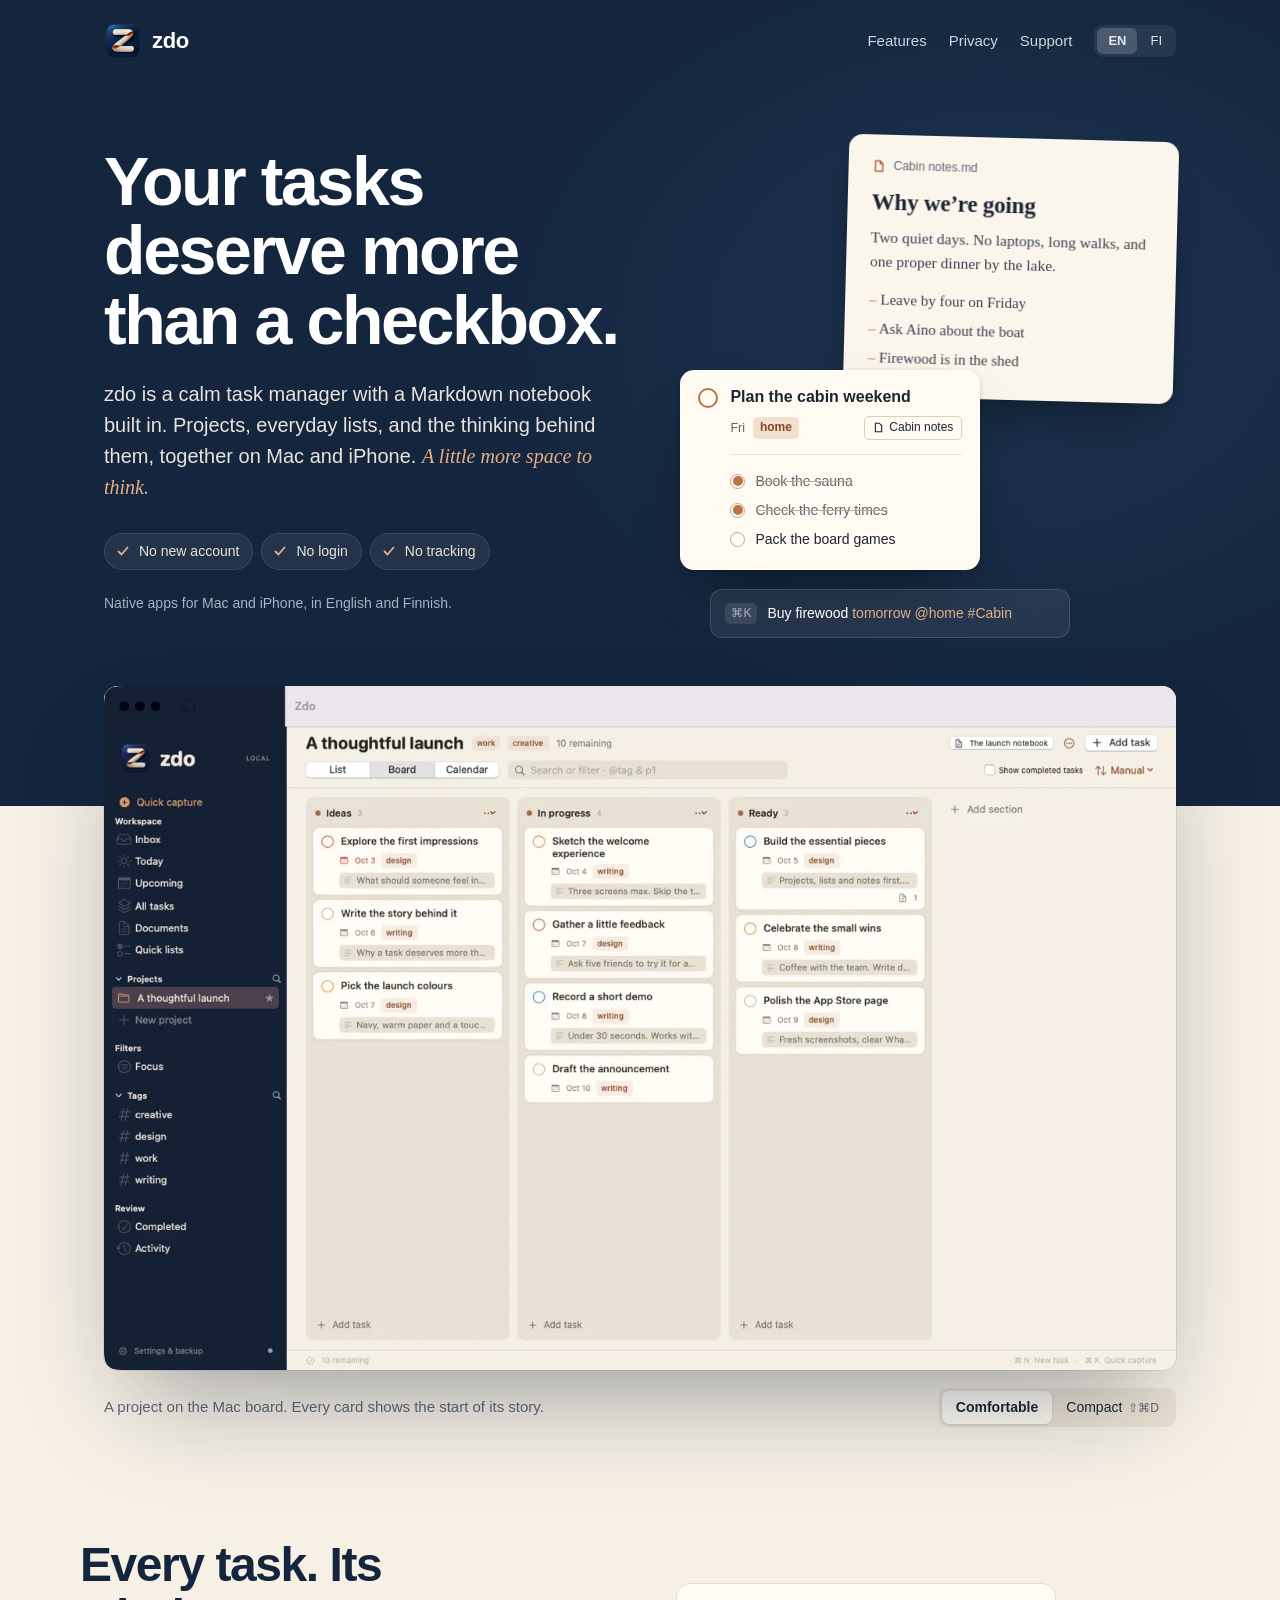
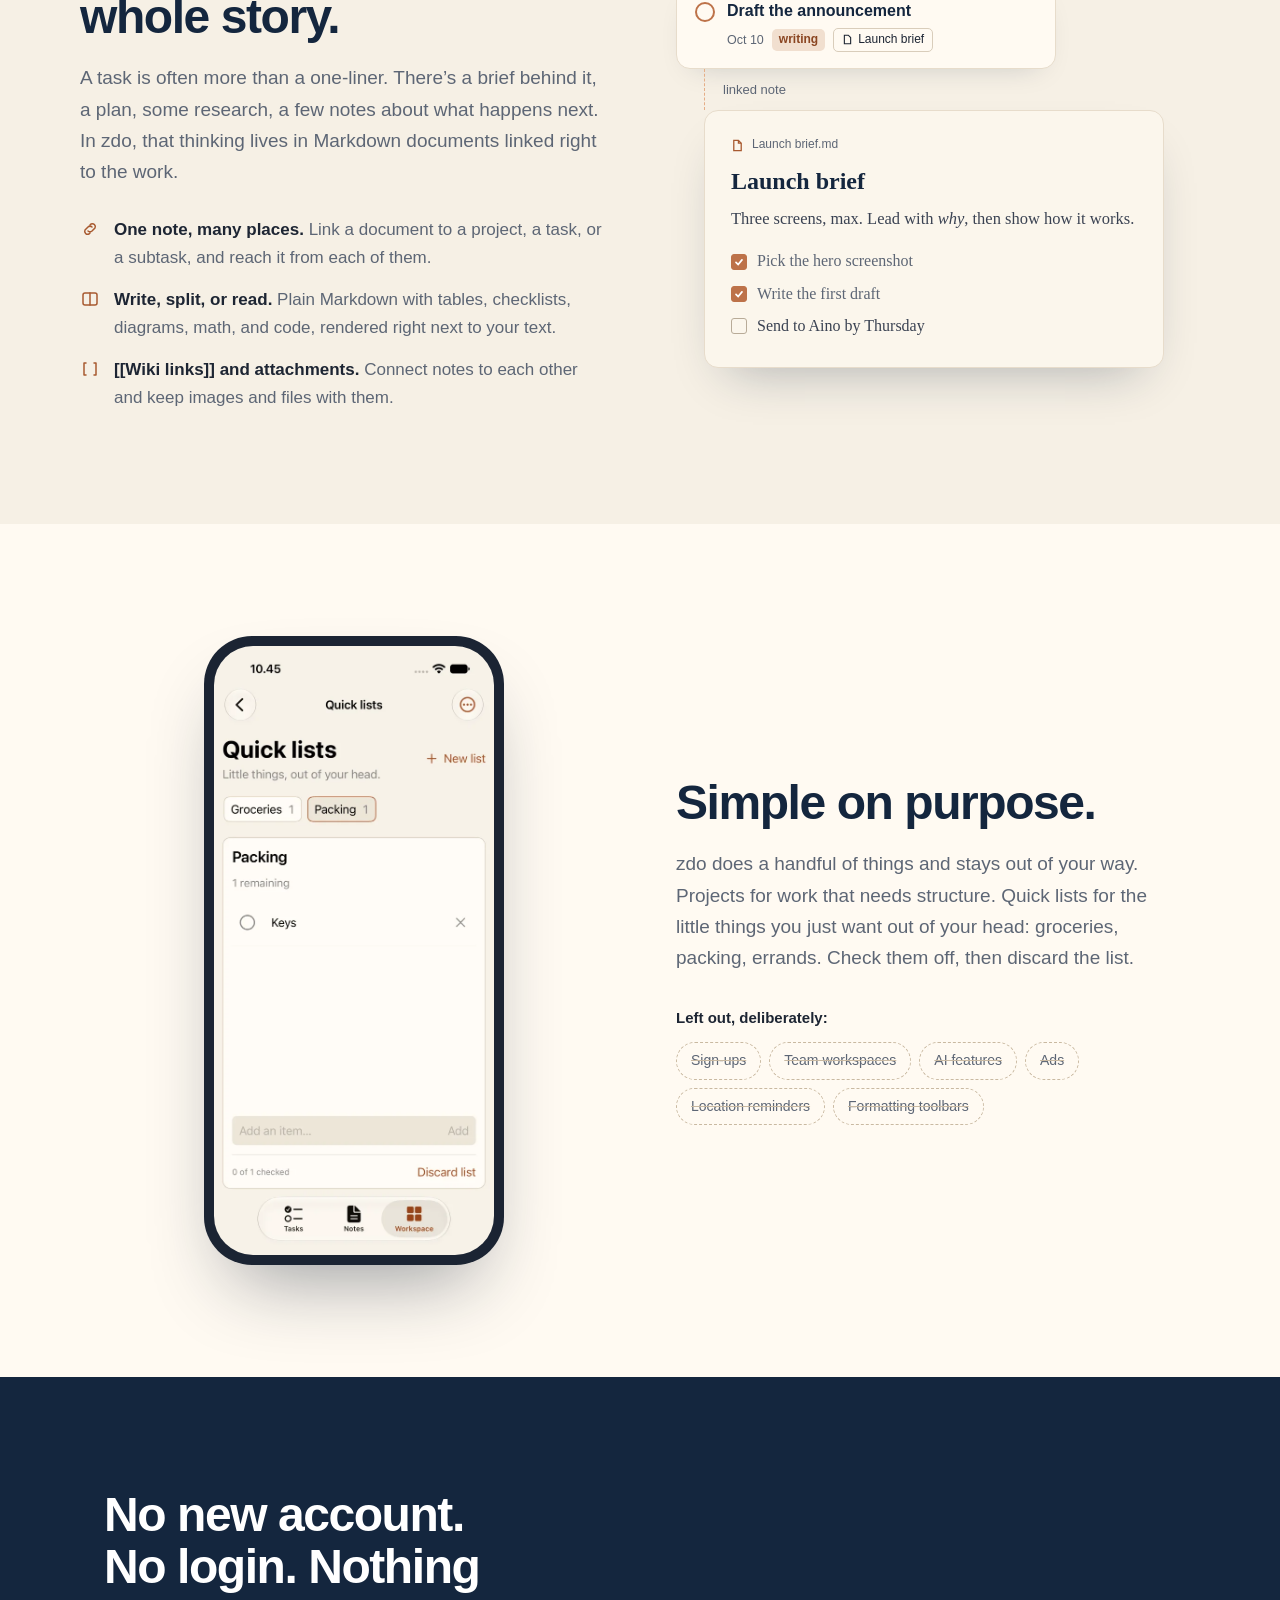
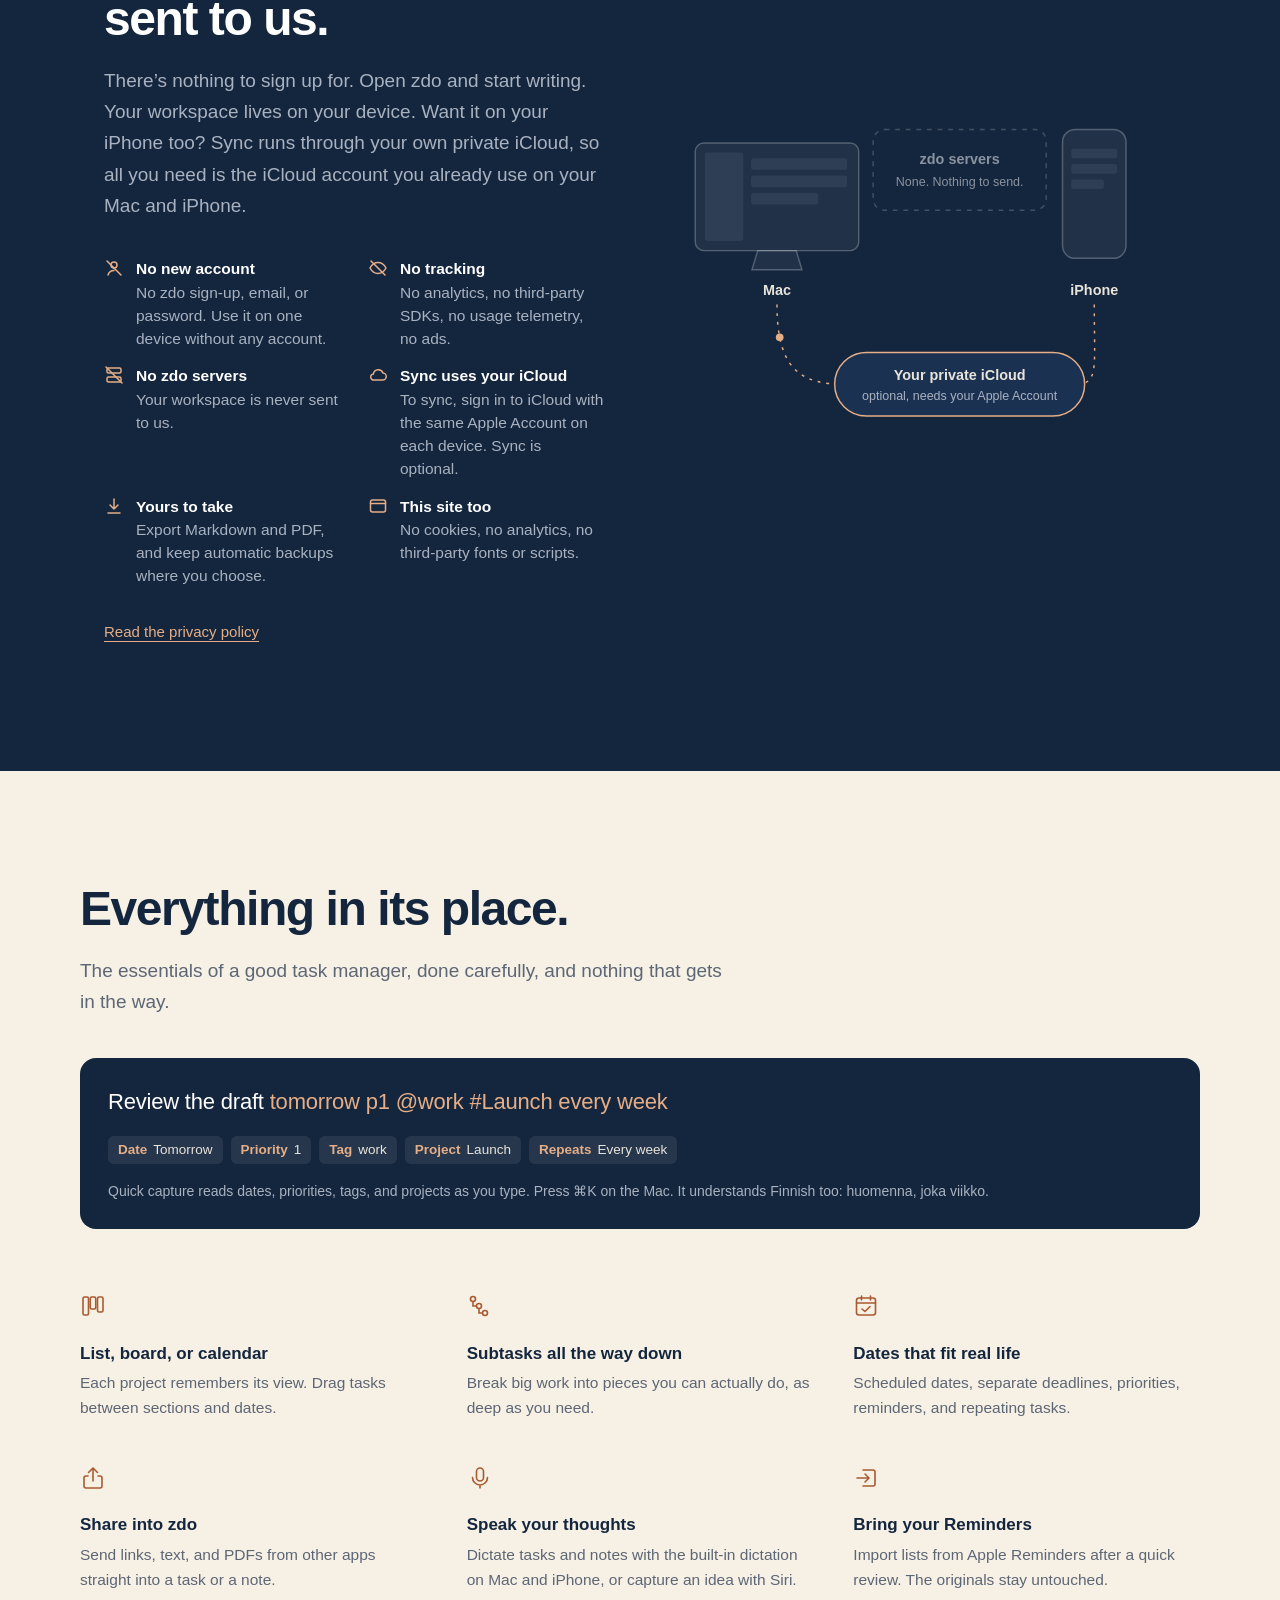
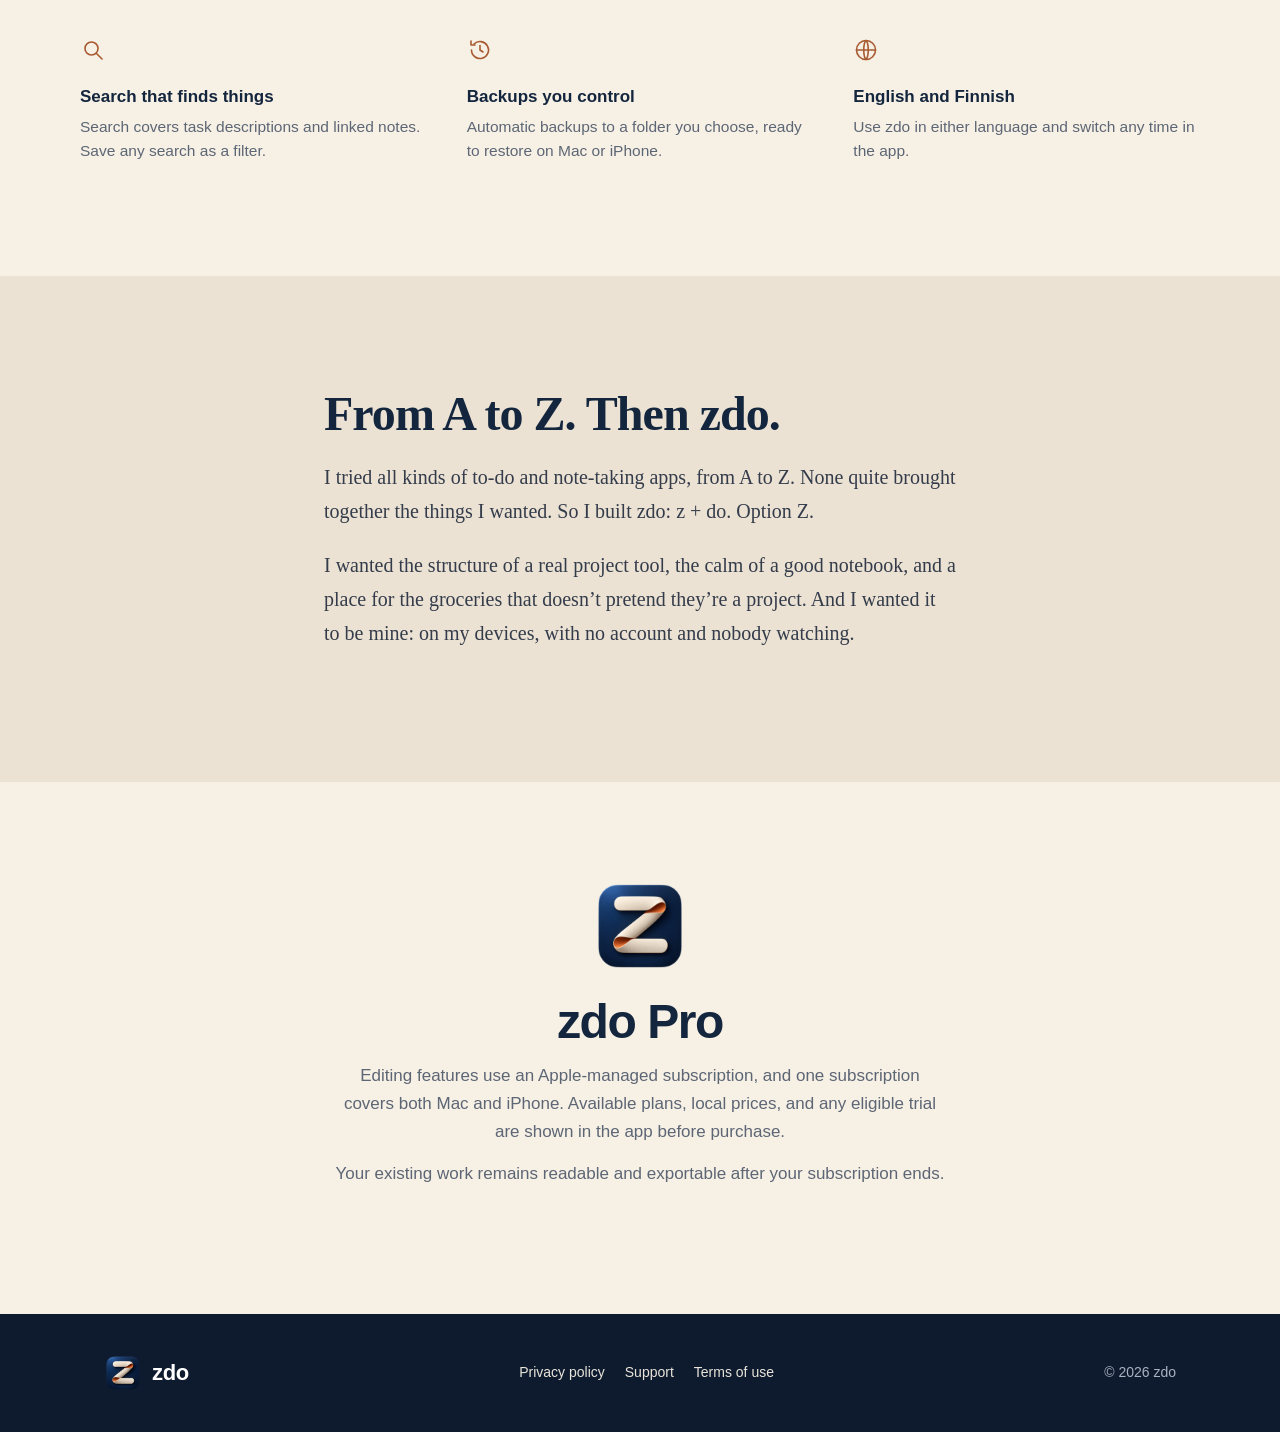
<file: index.html>
<!doctype html>
<html lang="en">
<head>
<meta charset="utf-8">
<meta name="viewport" content="width=device-width, initial-scale=1">
<title>zdo — Your tasks and notes, together.</title>
<meta name="description" content="A calm task manager with a Markdown notebook built in, native on Mac and iPhone. No new account, no login, no tracking. Optional sync uses your own iCloud.">
<meta name="theme-color" content="#14263e">
<link rel="canonical" href="https://sanluh.github.io/zdo-website/index.html">
<link rel="alternate" hreflang="en" href="https://sanluh.github.io/zdo-website/index.html">
<link rel="alternate" hreflang="fi" href="https://sanluh.github.io/zdo-website/index-fi.html">
<link rel="alternate" hreflang="x-default" href="https://sanluh.github.io/zdo-website/index.html">
<meta property="og:title" content="zdo — Your tasks and notes, together.">
<meta property="og:description" content="A calm task manager with a Markdown notebook built in, native on Mac and iPhone. No new account, no login, no tracking. Optional sync uses your own iCloud.">
<meta property="og:type" content="website">
<meta property="og:url" content="https://sanluh.github.io/zdo-website/index.html">
<meta property="og:image" content="https://sanluh.github.io/zdo-website/assets/app-icon.png">
<link rel="icon" type="image/png" href="assets/app-icon.png">
<link rel="stylesheet" href="styles.css">
</head>
<body>
<a class="skip" href="#main">Skip to content</a>

<header class="hero">
  <div class="wrap">
    <div class="topbar">
      <a class="brand" href="index.html"><img src="assets/app-icon.png" alt="" width="38" height="38">zdo</a>
      <nav class="topnav" aria-label="Site">
        <a href="#features">Features</a>
        <a href="#privacy">Privacy</a>
        <a href="support.html">Support</a>
        <span class="languages" role="group" aria-label="Language"><a href="index.html" lang="en" hreflang="en" aria-label="English" aria-current="page">EN</a><a href="index-fi.html" lang="fi" hreflang="fi" aria-label="Suomi">FI</a></span>
      </nav>
    </div>

    <div class="hero-grid">
      <div>
        <h1>Your tasks deserve more than a checkbox.</h1>
        <p class="lede">zdo is a calm task manager with a Markdown notebook built in. Projects, everyday lists, and the thinking behind them, together on Mac and iPhone. <em>A little more space to think.</em></p>
        <ul class="promises" aria-label="Privacy promises">
          <li><svg viewBox="0 0 16 16" fill="none" stroke="currentColor" stroke-width="1.8" stroke-linecap="round" stroke-linejoin="round" aria-hidden="true"><path d="m3.5 8.5 3 3 6-7"/></svg>No new account</li>
          <li><svg viewBox="0 0 16 16" fill="none" stroke="currentColor" stroke-width="1.8" stroke-linecap="round" stroke-linejoin="round" aria-hidden="true"><path d="m3.5 8.5 3 3 6-7"/></svg>No login</li>
          <li><svg viewBox="0 0 16 16" fill="none" stroke="currentColor" stroke-width="1.8" stroke-linecap="round" stroke-linejoin="round" aria-hidden="true"><path d="m3.5 8.5 3 3 6-7"/></svg>No tracking</li>
        </ul>
        <p class="platforms">Native apps for Mac and iPhone, in English and Finnish.</p>
      </div>

      <div class="stage" aria-hidden="true">
        <div class="note-card">
          <div class="note-head"><svg viewBox="0 0 14 14" fill="none" stroke="currentColor" stroke-width="1.4"><path d="M3 1.5h5l3 3v8H3z"/><path d="M8 1.5v3h3"/></svg>Cabin notes.md</div>
          <h3>Why we’re going</h3>
          <p>Two quiet days. No laptops, long walks, and one proper dinner by the lake.</p>
          <ul>
            <li>Leave by four on Friday</li>
            <li>Ask Aino about the boat</li>
            <li>Firewood is in the shed</li>
          </ul>
        </div>
        <div class="task-card">
          <div class="task-row"><span class="check"></span><span class="task-title">Plan the cabin weekend</span></div>
          <div class="task-meta"><span>Fri</span><span class="tag">home</span><span class="doc-chip"><svg viewBox="0 0 14 14" fill="none" stroke="currentColor" stroke-width="1.4"><path d="M3 1.5h5l3 3v8H3z"/></svg>Cabin notes</span></div>
          <ul class="subtasks">
            <li class="done"><span class="check"></span><span>Book the sauna</span></li>
            <li class="done"><span class="check"></span><span>Check the ferry times</span></li>
            <li><span class="check"></span><span>Pack the board games</span></li>
          </ul>
        </div>
        <div class="capture"><kbd>⌘K</kbd><span class="typed">Buy firewood <span class="tok">tomorrow</span> <span class="tok">@home</span> <span class="tok">#Cabin</span></span></div>
      </div>
    </div>
  </div>
</header>

<main id="main">
  <section class="showcase wrap" aria-label="zdo on the Mac">
    <div class="window" id="mac-window" data-layout="comfortable">
      <img src="assets/mac-board.webp" width="1372" height="875" alt="The zdo Mac app showing a project called A thoughtful launch as a board with Ideas, In progress, and Ready columns. Each task card shows its date, tag, and a preview of its description.">
      <img class="compact" src="assets/mac-compact.webp" width="1372" height="875" alt="" loading="lazy">
    </div>
    <div class="showcase-bar">
      <p>A project on the Mac board. Every card shows the start of its story.</p>
      <div class="segmented" role="group" aria-label="Layout density">
        <button type="button" aria-pressed="true" data-layout="comfortable">Comfortable</button>
        <button type="button" aria-pressed="false" data-layout="compact">Compact<kbd>⇧⌘D</kbd></button>
      </div>
    </div>
  </section>

  <section class="section wrap">
    <div class="split">
      <div>
        <h2>Every task. Its whole story.</h2>
        <p class="intro">A task is often more than a one-liner. There’s a brief behind it, a plan, some research, a few notes about what happens next. In zdo, that thinking lives in Markdown documents linked right to the work.</p>
        <ul class="notes-list">
          <li><svg viewBox="0 0 20 20" fill="none" stroke="currentColor" stroke-width="1.5" stroke-linecap="round" stroke-linejoin="round" aria-hidden="true"><path d="M8 12a3 3 0 0 0 4 0l3-3a3 3 0 0 0-4-4l-1 1"/><path d="M12 8a3 3 0 0 0-4 0l-3 3a3 3 0 0 0 4 4l1-1"/></svg><span><strong>One note, many places.</strong> Link a document to a project, a task, or a subtask, and reach it from each of them.</span></li>
          <li><svg viewBox="0 0 20 20" fill="none" stroke="currentColor" stroke-width="1.5" stroke-linecap="round" stroke-linejoin="round" aria-hidden="true"><rect x="3" y="4" width="14" height="12" rx="2"/><path d="M10 4v12"/></svg><span><strong>Write, split, or read.</strong> Plain Markdown with tables, checklists, diagrams, math, and code, rendered right next to your text.</span></li>
          <li><svg viewBox="0 0 20 20" fill="none" stroke="currentColor" stroke-width="1.5" stroke-linecap="round" stroke-linejoin="round" aria-hidden="true"><path d="M6 4H4v12h2M14 4h2v12h-2"/></svg><span><strong>[[Wiki links]] and attachments.</strong> Connect notes to each other and keep images and files with them.</span></li>
        </ul>
      </div>
      <div class="pair" aria-hidden="true">
        <div class="pair-task">
          <span class="check"></span>
          <div><div class="doing">Draft the announcement</div><div class="task-meta"><span>Oct 10</span><span class="tag">writing</span><span class="doc-chip"><svg viewBox="0 0 14 14" fill="none" stroke="currentColor" stroke-width="1.4"><path d="M3 1.5h5l3 3v8H3z"/></svg>Launch brief</span></div></div>
        </div>
        <div class="pair-link">linked note</div>
        <div class="pair-note">
          <div class="note-head"><svg viewBox="0 0 14 14" fill="none" stroke="currentColor" stroke-width="1.4"><path d="M3 1.5h5l3 3v8H3z"/><path d="M8 1.5v3h3"/></svg>Launch brief.md</div>
          <h3>Launch brief</h3>
          <p>Three screens, max. Lead with <em>why</em>, then show how it works.</p>
          <ul class="md-checks">
            <li class="on">Pick the hero screenshot</li>
            <li class="on">Write the first draft</li>
            <li>Send to Aino by Thursday</li>
          </ul>
        </div>
      </div>
    </div>
  </section>

  <section class="section focus">
    <div class="wrap split">
      <div class="phone"><img src="assets/iphone-quick-lists.webp" width="600" height="1304" alt="zdo on iPhone showing Quick lists: a Packing list with one item, Keys, and a Discard list button." loading="lazy"></div>
      <div>
        <h2>Simple on purpose.</h2>
        <p class="intro">zdo does a handful of things and stays out of your way. Projects for work that needs structure. Quick lists for the little things you just want out of your head: groceries, packing, errands. Check them off, then discard the list.</p>
        <p class="left-out-label">Left out, deliberately:</p>
        <ul class="left-out">
          <li>Sign-ups</li>
          <li>Team workspaces</li>
          <li>AI features</li>
          <li>Ads</li>
          <li>Location reminders</li>
          <li>Formatting toolbars</li>
        </ul>
      </div>
    </div>
  </section>

  <section class="section privacy" id="privacy">
    <div class="wrap split">
      <div>
        <h2>No new account. No login. Nothing sent to us.</h2>
        <p class="intro">There’s nothing to sign up for. Open zdo and start writing. Your workspace lives on your device. Want it on your iPhone too? Sync runs through your own private iCloud, so all you need is the iCloud account you already use on your Mac and iPhone.</p>
        <ul class="no-list">
          <li><svg viewBox="0 0 20 20" fill="none" stroke="currentColor" stroke-width="1.5" stroke-linecap="round" aria-hidden="true"><circle cx="10" cy="7" r="3"/><path d="M4 17c1-3 3.5-4.5 6-4.5M3 3l14 14"/></svg><div><strong>No new account</strong><span>No zdo sign-up, email, or password. Use it on one device without any account.</span></div></li>
          <li><svg viewBox="0 0 20 20" fill="none" stroke="currentColor" stroke-width="1.5" stroke-linecap="round" aria-hidden="true"><path d="M2 10s3-5.5 8-5.5S18 10 18 10s-3 5.5-8 5.5S2 10 2 10z"/><path d="M3 3l14 14"/></svg><div><strong>No tracking</strong><span>No analytics, no third-party SDKs, no usage telemetry, no ads.</span></div></li>
          <li><svg viewBox="0 0 20 20" fill="none" stroke="currentColor" stroke-width="1.5" stroke-linecap="round" aria-hidden="true"><rect x="3" y="3" width="14" height="5" rx="1.5"/><rect x="3" y="12" width="14" height="5" rx="1.5"/><path d="M2 2l16 16"/></svg><div><strong>No zdo servers</strong><span>Your workspace is never sent to us.</span></div></li>
          <li><svg viewBox="0 0 20 20" fill="none" stroke="currentColor" stroke-width="1.5" stroke-linecap="round" aria-hidden="true"><path d="M6 15h8.5a3.5 3.5 0 0 0 .5-7 5 5 0 0 0-9.6 1A3 3 0 0 0 6 15z"/></svg><div><strong>Sync uses your iCloud</strong><span>To sync, sign in to iCloud with the same Apple Account on each device. Sync is optional.</span></div></li>
          <li><svg viewBox="0 0 20 20" fill="none" stroke="currentColor" stroke-width="1.5" stroke-linecap="round" stroke-linejoin="round" aria-hidden="true"><path d="M10 3v10M6 9l4 4 4-4M4 17h12"/></svg><div><strong>Yours to take</strong><span>Export Markdown and PDF, and keep automatic backups where you choose.</span></div></li>
          <li><svg viewBox="0 0 20 20" fill="none" stroke="currentColor" stroke-width="1.5" stroke-linecap="round" aria-hidden="true"><rect x="2.5" y="4" width="15" height="12" rx="2"/><path d="M2.5 7.5h15"/></svg><div><strong>This site too</strong><span>No cookies, no analytics, no third-party fonts or scripts.</span></div></li>
        </ul>
        <p class="more"><a href="privacy.html">Read the privacy policy</a></p>
      </div>

      <svg class="flow" viewBox="0 0 520 380" role="img" aria-label="Diagram: your Mac and iPhone sync through your own private iCloud. There are no zdo servers in between.">
        <rect class="absent" x="205" y="40" width="180" height="84" rx="12"/>
        <text class="label absent-text" x="295" y="76" text-anchor="middle">zdo servers</text>
        <text class="small absent-text" x="295" y="99" text-anchor="middle">None. Nothing to send.</text>

        <path id="sync-wire" class="wire" d="M105 222 C105 290 130 305 175 305 L415 305 C440 305 435 290 435 222"/>

        <rect class="device" x="20" y="54" width="170" height="112" rx="9"/>
        <rect class="screen" x="30" y="64" width="40" height="92" rx="3"/>
        <rect class="screen" x="78" y="70" width="100" height="12" rx="3"/>
        <rect class="screen" x="78" y="88" width="100" height="12" rx="3"/>
        <rect class="screen" x="78" y="106" width="70" height="12" rx="3"/>
        <path class="device" d="M85 166h40l6 20H79z"/>
        <text class="label" x="105" y="212" text-anchor="middle">Mac</text>

        <rect class="device" x="402" y="40" width="66" height="134" rx="13"/>
        <rect class="screen" x="411" y="60" width="48" height="10" rx="3"/>
        <rect class="screen" x="411" y="76" width="48" height="10" rx="3"/>
        <rect class="screen" x="411" y="92" width="34" height="10" rx="3"/>
        <text class="label" x="435" y="212" text-anchor="middle">iPhone</text>

        <circle class="packet" r="4"><animateMotion dur="4.5s" repeatCount="indefinite"><mpath href="#sync-wire"/></animateMotion></circle>
        <circle class="packet" r="4"><animateMotion dur="4.5s" begin="-2.25s" repeatCount="indefinite" keyPoints="1;0" keyTimes="0;1" calcMode="linear"><mpath href="#sync-wire"/></animateMotion></circle>

        <rect class="cloud" x="165" y="272" width="260" height="66" rx="33" style="fill:#1b3152"/>
        <text class="label" x="295" y="301" text-anchor="middle">Your private iCloud</text>
        <text class="small" x="295" y="321" text-anchor="middle">optional, needs your Apple Account</text>
      </svg>
    </div>
  </section>

  <section class="section wrap" id="features">
    <h2>Everything in its place.</h2>
    <p class="intro">The essentials of a good task manager, done carefully, and nothing that gets in the way.</p>

    <div class="capture-demo">
      <div class="line" aria-label="Example quick capture: Review the draft tomorrow p1 @work #Launch every week">Review the draft <span class="tok">tomorrow</span> <span class="tok">p1</span> <span class="tok">@work</span> <span class="tok">#Launch</span> <span class="tok">every week</span></div>
      <ul class="parsed">
        <li><b>Date</b>Tomorrow</li>
        <li><b>Priority</b>1</li>
        <li><b>Tag</b>work</li>
        <li><b>Project</b>Launch</li>
        <li><b>Repeats</b>Every week</li>
      </ul>
      <p class="hint">Quick capture reads dates, priorities, tags, and projects as you type. Press ⌘K on the Mac. It understands Finnish too: huomenna, joka viikko.</p>
    </div>

    <div class="feature-grid">
      <div><svg viewBox="0 0 26 26" fill="none" stroke="currentColor" stroke-width="1.6" stroke-linejoin="round" aria-hidden="true"><rect x="3" y="4" width="5.5" height="18" rx="1.5"/><rect x="10.25" y="4" width="5.5" height="12" rx="1.5"/><rect x="17.5" y="4" width="5.5" height="15" rx="1.5"/></svg><h3>List, board, or calendar</h3><p>Each project remembers its view. Drag tasks between sections and dates.</p></div>
      <div><svg viewBox="0 0 26 26" fill="none" stroke="currentColor" stroke-width="1.6" stroke-linecap="round" aria-hidden="true"><circle cx="6" cy="6" r="2.5"/><circle cx="12" cy="13" r="2.5"/><circle cx="18" cy="20" r="2.5"/><path d="M6 8.5V13h3.5M12 15.5V20h3.5"/></svg><h3>Subtasks all the way down</h3><p>Break big work into pieces you can actually do, as deep as you need.</p></div>
      <div><svg viewBox="0 0 26 26" fill="none" stroke="currentColor" stroke-width="1.6" stroke-linecap="round" aria-hidden="true"><rect x="3.5" y="5" width="19" height="17" rx="2.5"/><path d="M3.5 10h19M8.5 3v4M17.5 3v4"/><path d="M9 16l3 2.5 5-5"/></svg><h3>Dates that fit real life</h3><p>Scheduled dates, separate deadlines, priorities, reminders, and repeating tasks.</p></div>
      <div><svg viewBox="0 0 26 26" fill="none" stroke="currentColor" stroke-width="1.6" stroke-linecap="round" stroke-linejoin="round" aria-hidden="true"><path d="M13 3v13M8.5 7.5 13 3l4.5 4.5"/><path d="M8 11H6a2 2 0 0 0-2 2v8a2 2 0 0 0 2 2h14a2 2 0 0 0 2-2v-8a2 2 0 0 0-2-2h-2"/></svg><h3>Share into zdo</h3><p>Send links, text, and PDFs from other apps straight into a task or a note.</p></div>
      <div><svg viewBox="0 0 26 26" fill="none" stroke="currentColor" stroke-width="1.6" stroke-linecap="round" aria-hidden="true"><rect x="9.5" y="3" width="7" height="13" rx="3.5"/><path d="M5.5 12.5a7.5 7.5 0 0 0 15 0M13 20v3"/></svg><h3>Speak your thoughts</h3><p>Dictate tasks and notes with the built-in dictation on Mac and iPhone, or capture an idea with Siri.</p></div>
      <div><svg viewBox="0 0 26 26" fill="none" stroke="currentColor" stroke-width="1.6" stroke-linecap="round" stroke-linejoin="round" aria-hidden="true"><path d="M4 13h12M12 9l4 4-4 4"/><path d="M10 5h10a2 2 0 0 1 2 2v12a2 2 0 0 1-2 2H10"/></svg><h3>Bring your Reminders</h3><p>Import lists from Apple Reminders after a quick review. The originals stay untouched.</p></div>
      <div><svg viewBox="0 0 26 26" fill="none" stroke="currentColor" stroke-width="1.6" stroke-linecap="round" aria-hidden="true"><circle cx="11.5" cy="11.5" r="6.5"/><path d="m16.5 16.5 5.5 5.5"/></svg><h3>Search that finds things</h3><p>Search covers task descriptions and linked notes. Save any search as a filter.</p></div>
      <div><svg viewBox="0 0 26 26" fill="none" stroke="currentColor" stroke-width="1.6" stroke-linecap="round" stroke-linejoin="round" aria-hidden="true"><path d="M4.5 13a8.5 8.5 0 1 0 2.5-6"/><path d="M4 4v4h4M13 8.5V13l3 2"/></svg><h3>Backups you control</h3><p>Automatic backups to a folder you choose, ready to restore on Mac or iPhone.</p></div>
      <div><svg viewBox="0 0 26 26" fill="none" stroke="currentColor" stroke-width="1.6" stroke-linecap="round" aria-hidden="true"><circle cx="13" cy="13" r="9.5"/><path d="M3.5 13h19M13 3.5c3 3 3 16 0 19M13 3.5c-3 3-3 16 0 19"/></svg><h3>English and Finnish</h3><p>Use zdo in either language and switch any time in the app.</p></div>
    </div>
  </section>

  <section class="section story">
    <div class="wrap story-inner">
      <h2>From A to Z. Then zdo.</h2>
      <p>I tried all kinds of to-do and note-taking apps, from A to Z. None quite brought together the things I wanted. So I built zdo: z + do. Option Z.</p>
      <p>I wanted the structure of a real project tool, the calm of a good notebook, and a place for the groceries that doesn’t pretend they’re a project. And I wanted it to be mine: on my devices, with no account and nobody watching.</p>
    </div>
  </section>

  <section class="pro wrap">
    <img src="assets/app-icon.png" alt="" width="96" height="96" loading="lazy">
    <h2>zdo Pro</h2>
    <p>Editing features use an Apple-managed subscription, and one subscription covers both Mac and iPhone. Available plans, local prices, and any eligible trial are shown in the app before purchase.</p>
    <p>Your existing work remains readable and exportable after your subscription ends.</p>
  </section>
</main>

<footer class="site-footer">
  <div class="wrap">
    <a class="brand" href="index.html" style="color:white"><img src="assets/app-icon.png" alt="" width="38" height="38">zdo</a>
    <nav aria-label="Footer">
      <a href="privacy.html">Privacy policy</a>
      <a href="support.html">Support</a>
      <a href="https://www.apple.com/legal/internet-services/itunes/dev/stdeula/">Terms of use</a>
    </nav>
    <p>© 2026 zdo</p>
  </div>
</footer>

<script>
  // Comfortable/compact toggle for the Mac screenshot
  (function () {
    var win = document.getElementById('mac-window');
    var buttons = document.querySelectorAll('.segmented button');
    buttons.forEach(function (b) {
      b.addEventListener('click', function () {
        win.dataset.layout = b.dataset.layout;
        buttons.forEach(function (o) { o.setAttribute('aria-pressed', o === b ? 'true' : 'false'); });
      });
    });
    // Stop the sync diagram for people who prefer reduced motion
    if (window.matchMedia('(prefers-reduced-motion: reduce)').matches) {
      document.querySelectorAll('.flow animateMotion').forEach(function (a) { a.remove(); });
    }
  })();
</script>
</body>
</html>
</file>
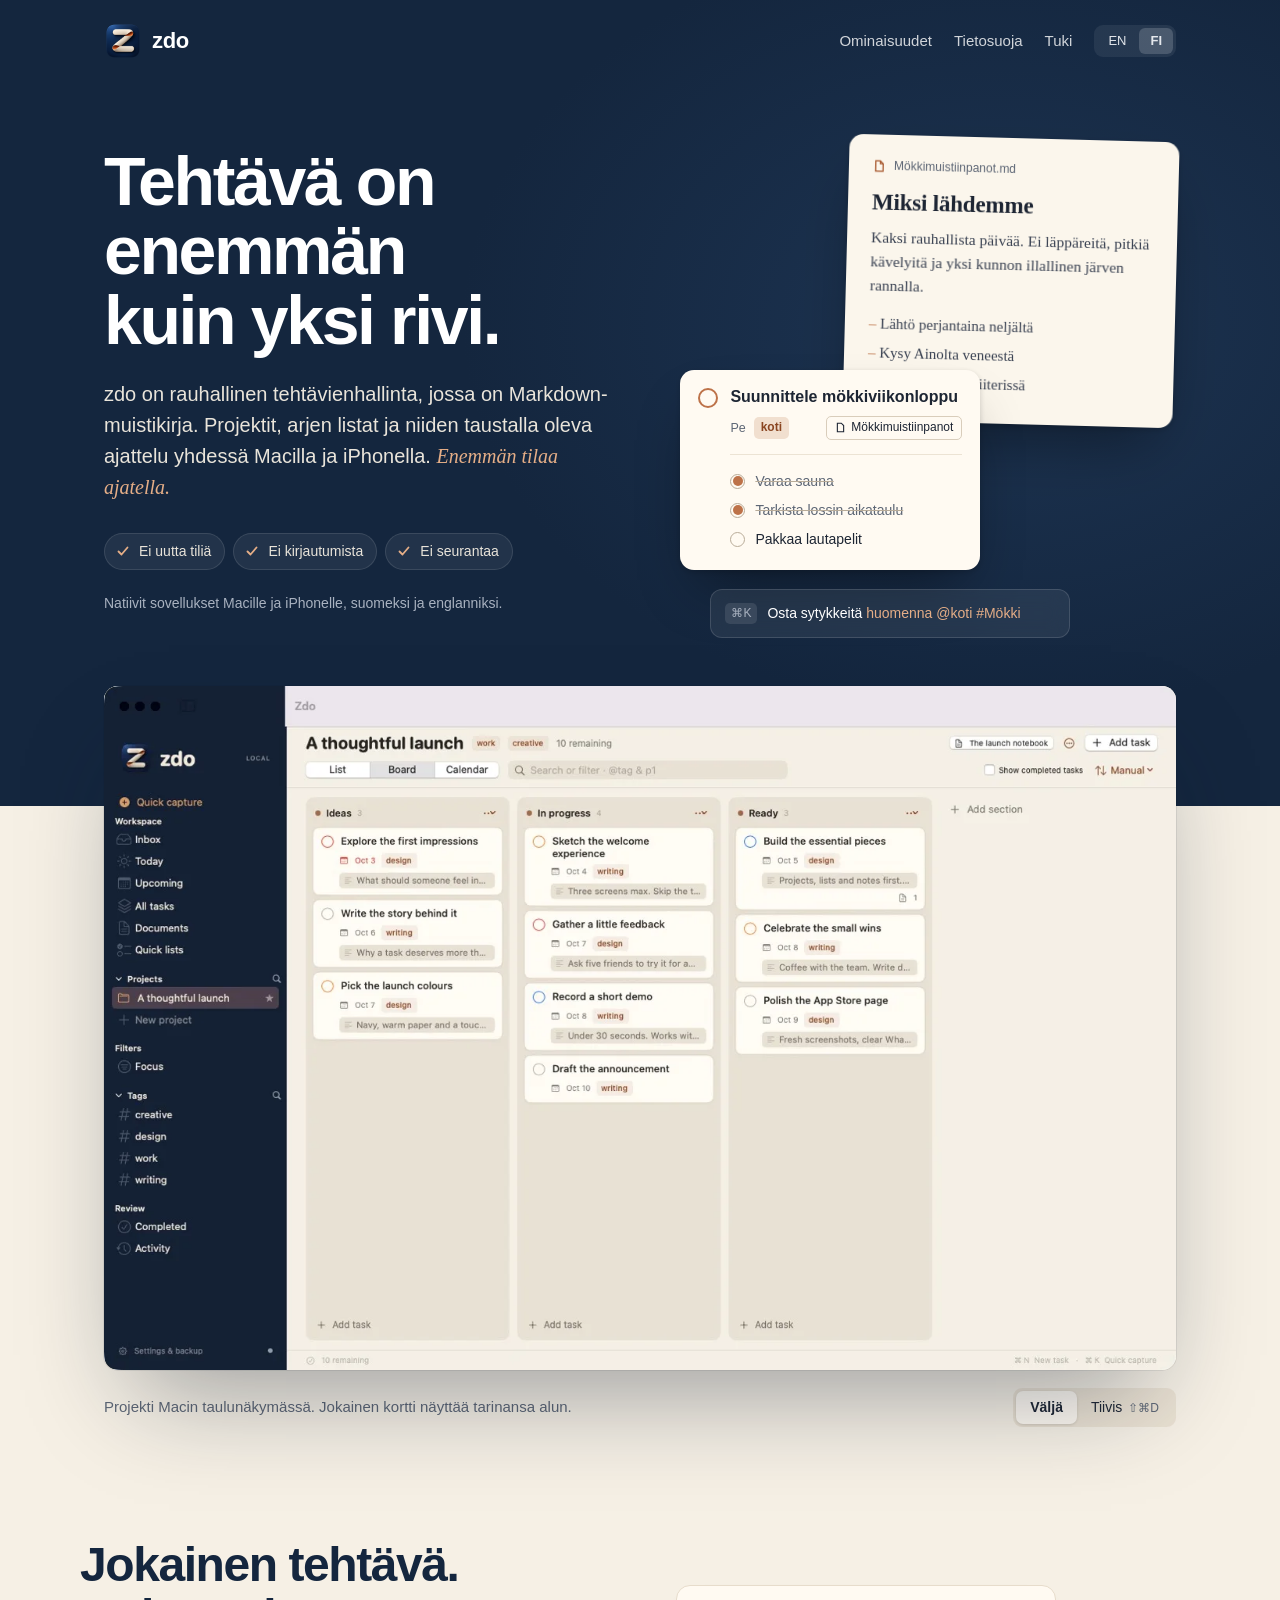
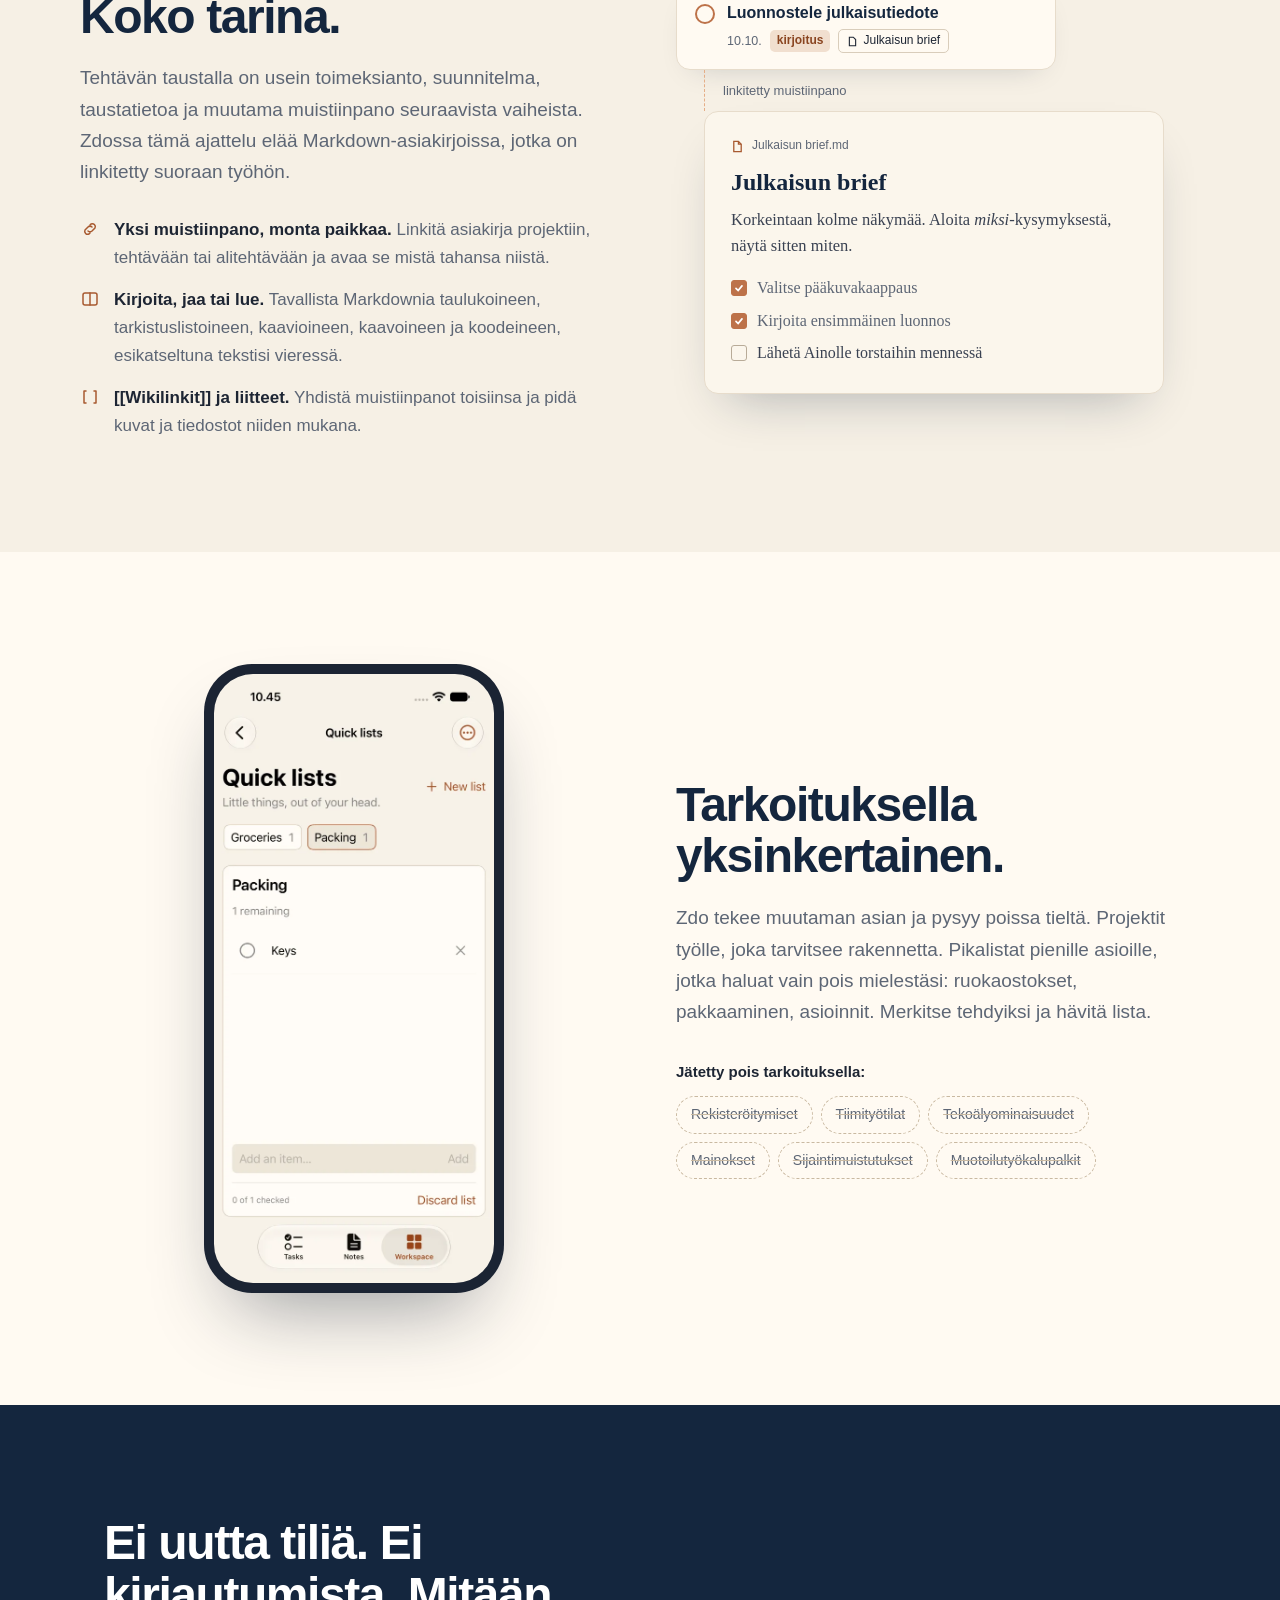
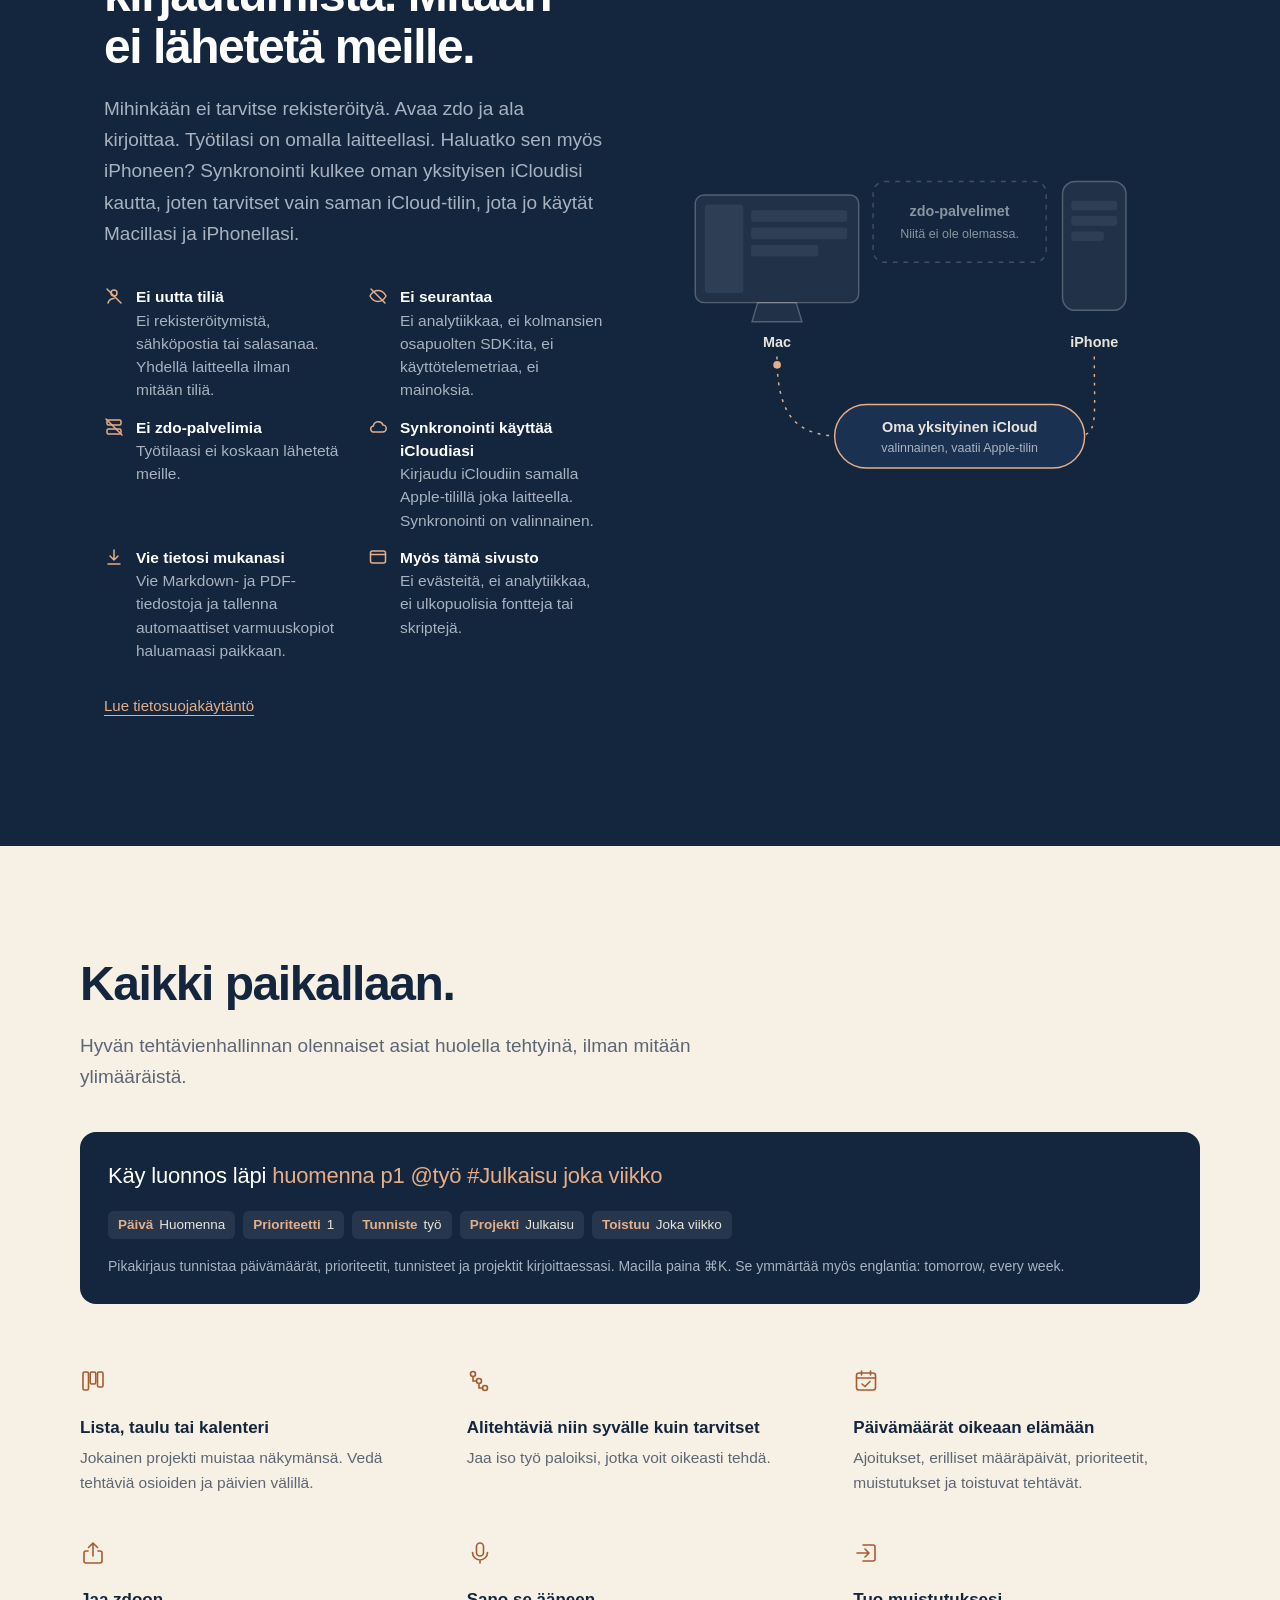
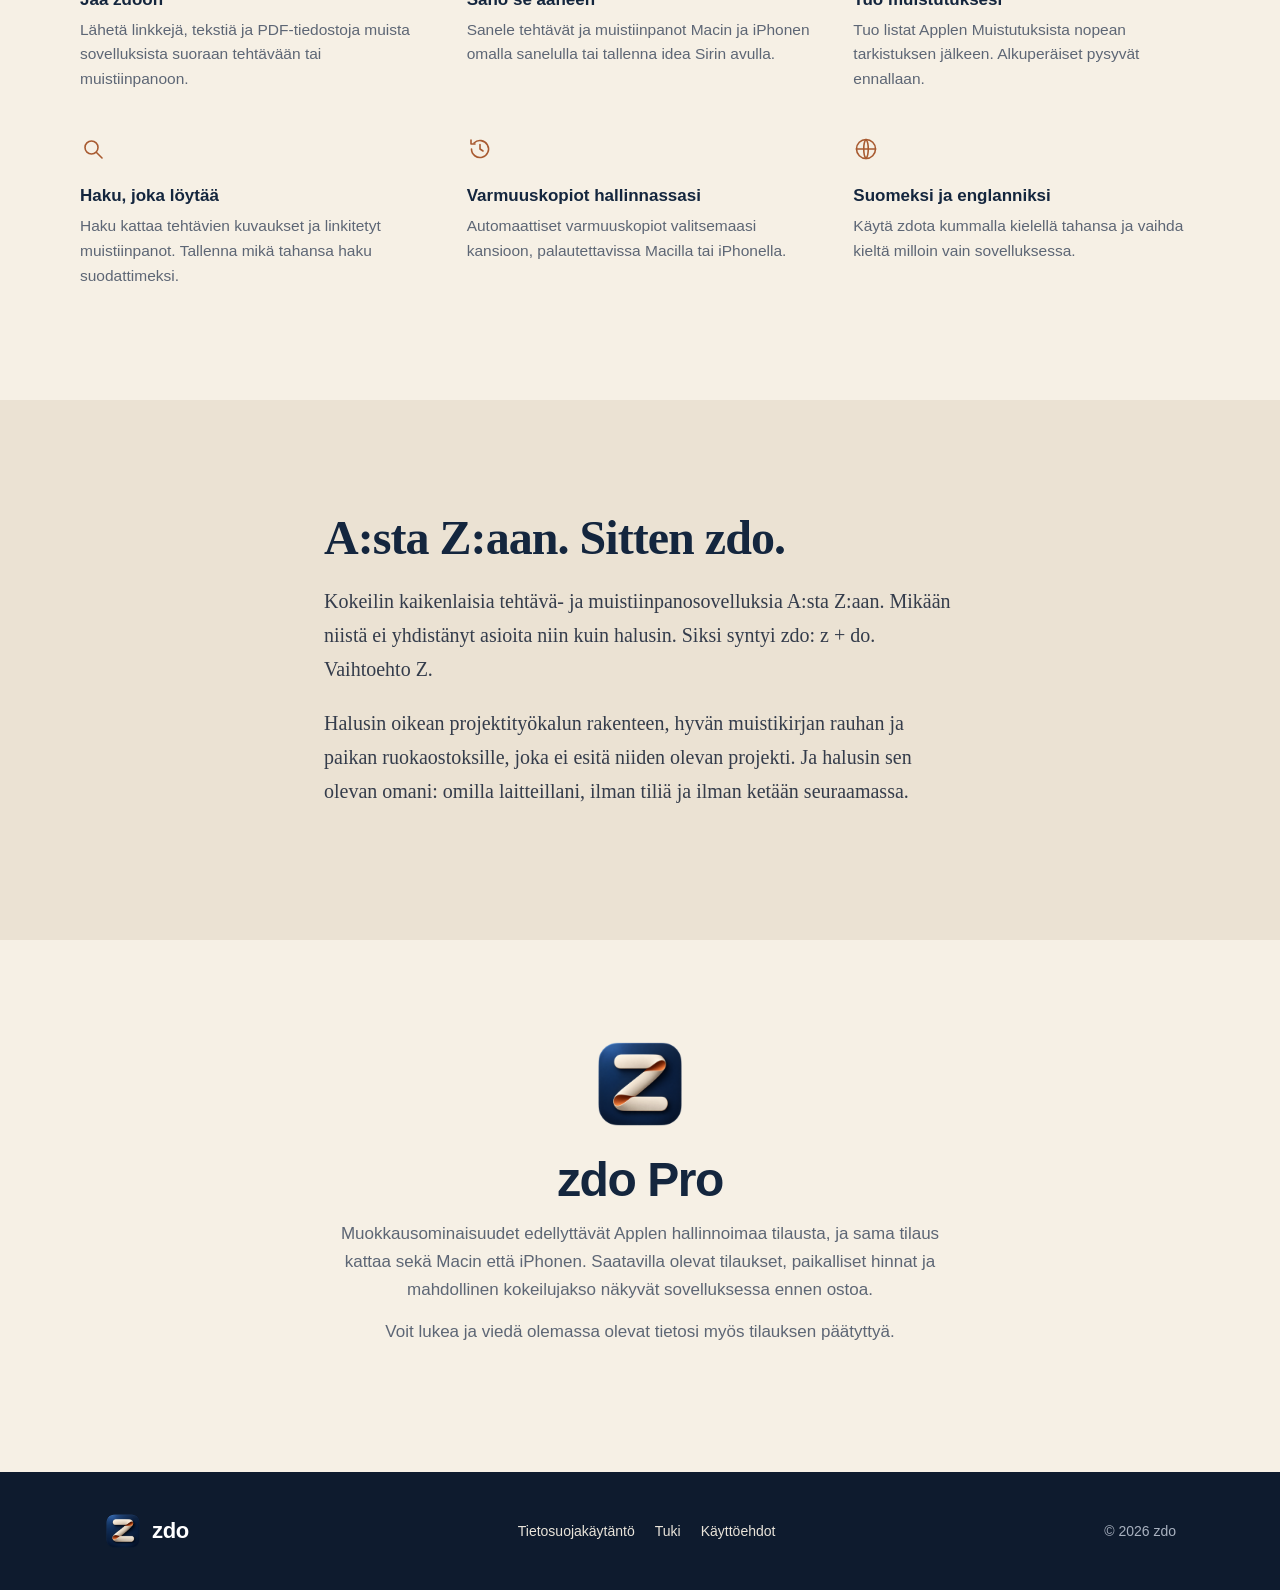
<file: index-fi.html>
<!doctype html>
<html lang="fi">
<head>
<meta charset="utf-8">
<meta name="viewport" content="width=device-width, initial-scale=1">
<title>zdo — Tehtävät ja muistiinpanot yhdessä.</title>
<meta name="description" content="Rauhallinen tehtävienhallinta ja Markdown-muistikirja samassa sovelluksessa, natiivisti Macilla ja iPhonella. Ei uutta tiliä, ei kirjautumista, ei seurantaa. Valinnainen synkronointi käyttää omaa iCloudiasi.">
<meta name="theme-color" content="#14263e">
<link rel="canonical" href="https://sanluh.github.io/zdo-website/index-fi.html">
<link rel="alternate" hreflang="en" href="https://sanluh.github.io/zdo-website/index.html">
<link rel="alternate" hreflang="fi" href="https://sanluh.github.io/zdo-website/index-fi.html">
<link rel="alternate" hreflang="x-default" href="https://sanluh.github.io/zdo-website/index.html">
<meta property="og:title" content="zdo — Tehtävät ja muistiinpanot yhdessä.">
<meta property="og:description" content="Rauhallinen tehtävienhallinta ja Markdown-muistikirja samassa sovelluksessa, natiivisti Macilla ja iPhonella. Ei uutta tiliä, ei kirjautumista, ei seurantaa. Valinnainen synkronointi käyttää omaa iCloudiasi.">
<meta property="og:type" content="website">
<meta property="og:url" content="https://sanluh.github.io/zdo-website/index-fi.html">
<meta property="og:locale" content="fi_FI">
<meta property="og:image" content="https://sanluh.github.io/zdo-website/assets/app-icon.png">
<link rel="icon" type="image/png" href="assets/app-icon.png">
<link rel="stylesheet" href="styles.css">
</head>
<body>
<a class="skip" href="#main">Siirry sisältöön</a>

<header class="hero">
  <div class="wrap">
    <div class="topbar">
      <a class="brand" href="index-fi.html"><img src="assets/app-icon.png" alt="" width="38" height="38">zdo</a>
      <nav class="topnav" aria-label="Sivusto">
        <a href="#features">Ominaisuudet</a>
        <a href="#privacy">Tietosuoja</a>
        <a href="support-fi.html">Tuki</a>
        <span class="languages" role="group" aria-label="Kieli"><a href="index.html" lang="en" hreflang="en" aria-label="English">EN</a><a href="index-fi.html" lang="fi" hreflang="fi" aria-label="Suomi" aria-current="page">FI</a></span>
      </nav>
    </div>

    <div class="hero-grid">
      <div>
        <h1>Tehtävä on enemmän kuin yksi rivi.</h1>
        <p class="lede">zdo on rauhallinen tehtävienhallinta, jossa on Markdown-muistikirja. Projektit, arjen listat ja niiden taustalla oleva ajattelu yhdessä Macilla ja iPhonella. <em>Enemmän tilaa ajatella.</em></p>
        <ul class="promises" aria-label="Tietosuojalupaukset">
          <li><svg viewBox="0 0 16 16" fill="none" stroke="currentColor" stroke-width="1.8" stroke-linecap="round" stroke-linejoin="round" aria-hidden="true"><path d="m3.5 8.5 3 3 6-7"/></svg>Ei uutta tiliä</li>
          <li><svg viewBox="0 0 16 16" fill="none" stroke="currentColor" stroke-width="1.8" stroke-linecap="round" stroke-linejoin="round" aria-hidden="true"><path d="m3.5 8.5 3 3 6-7"/></svg>Ei kirjautumista</li>
          <li><svg viewBox="0 0 16 16" fill="none" stroke="currentColor" stroke-width="1.8" stroke-linecap="round" stroke-linejoin="round" aria-hidden="true"><path d="m3.5 8.5 3 3 6-7"/></svg>Ei seurantaa</li>
        </ul>
        <p class="platforms">Natiivit sovellukset Macille ja iPhonelle, suomeksi ja englanniksi.</p>
      </div>

      <div class="stage" aria-hidden="true">
        <div class="note-card">
          <div class="note-head"><svg viewBox="0 0 14 14" fill="none" stroke="currentColor" stroke-width="1.4"><path d="M3 1.5h5l3 3v8H3z"/><path d="M8 1.5v3h3"/></svg>Mökkimuistiinpanot.md</div>
          <h3>Miksi lähdemme</h3>
          <p>Kaksi rauhallista päivää. Ei läppäreitä, pitkiä kävelyitä ja yksi kunnon illallinen järven rannalla.</p>
          <ul>
            <li>Lähtö perjantaina neljältä</li>
            <li>Kysy Ainolta veneestä</li>
            <li>Polttopuut ovat liiterissä</li>
          </ul>
        </div>
        <div class="task-card">
          <div class="task-row"><span class="check"></span><span class="task-title">Suunnittele mökkiviikonloppu</span></div>
          <div class="task-meta"><span>Pe</span><span class="tag">koti</span><span class="doc-chip"><svg viewBox="0 0 14 14" fill="none" stroke="currentColor" stroke-width="1.4"><path d="M3 1.5h5l3 3v8H3z"/></svg>Mökkimuistiinpanot</span></div>
          <ul class="subtasks">
            <li class="done"><span class="check"></span><span>Varaa sauna</span></li>
            <li class="done"><span class="check"></span><span>Tarkista lossin aikataulu</span></li>
            <li><span class="check"></span><span>Pakkaa lautapelit</span></li>
          </ul>
        </div>
        <div class="capture"><kbd>⌘K</kbd><span class="typed">Osta sytykkeitä <span class="tok">huomenna</span> <span class="tok">@koti</span> <span class="tok">#Mökki</span></span></div>
      </div>
    </div>
  </div>
</header>

<main id="main">
  <section class="showcase wrap" aria-label="zdo Macilla">
    <div class="window" id="mac-window" data-layout="comfortable">
      <img src="assets/mac-board.webp" width="1372" height="875" alt="Zdon Mac-sovellus, jossa A thoughtful launch -projekti näkyy tauluna. Sarakkeet ovat Ideas, In progress ja Ready, ja jokaisessa tehtäväkortissa näkyy päivämäärä, tunniste ja kuvauksen esikatselu.">
      <img class="compact" src="assets/mac-compact.webp" width="1372" height="875" alt="" loading="lazy">
    </div>
    <div class="showcase-bar">
      <p>Projekti Macin taulunäkymässä. Jokainen kortti näyttää tarinansa alun.</p>
      <div class="segmented" role="group" aria-label="Asettelun tiheys">
        <button type="button" aria-pressed="true" data-layout="comfortable">Väljä</button>
        <button type="button" aria-pressed="false" data-layout="compact">Tiivis<kbd>⇧⌘D</kbd></button>
      </div>
    </div>
  </section>

  <section class="section wrap">
    <div class="split">
      <div>
        <h2>Jokainen tehtävä. Koko tarina.</h2>
        <p class="intro">Tehtävän taustalla on usein toimeksianto, suunnitelma, taustatietoa ja muutama muistiinpano seuraavista vaiheista. Zdossa tämä ajattelu elää Markdown-asiakirjoissa, jotka on linkitetty suoraan työhön.</p>
        <ul class="notes-list">
          <li><svg viewBox="0 0 20 20" fill="none" stroke="currentColor" stroke-width="1.5" stroke-linecap="round" stroke-linejoin="round" aria-hidden="true"><path d="M8 12a3 3 0 0 0 4 0l3-3a3 3 0 0 0-4-4l-1 1"/><path d="M12 8a3 3 0 0 0-4 0l-3 3a3 3 0 0 0 4 4l1-1"/></svg><span><strong>Yksi muistiinpano, monta paikkaa.</strong> Linkitä asiakirja projektiin, tehtävään tai alitehtävään ja avaa se mistä tahansa niistä.</span></li>
          <li><svg viewBox="0 0 20 20" fill="none" stroke="currentColor" stroke-width="1.5" stroke-linecap="round" stroke-linejoin="round" aria-hidden="true"><rect x="3" y="4" width="14" height="12" rx="2"/><path d="M10 4v12"/></svg><span><strong>Kirjoita, jaa tai lue.</strong> Tavallista Markdownia taulukoineen, tarkistuslistoineen, kaavioineen, kaavoineen ja koodeineen, esikatseltuna tekstisi vieressä.</span></li>
          <li><svg viewBox="0 0 20 20" fill="none" stroke="currentColor" stroke-width="1.5" stroke-linecap="round" stroke-linejoin="round" aria-hidden="true"><path d="M6 4H4v12h2M14 4h2v12h-2"/></svg><span><strong>[[Wikilinkit]] ja liitteet.</strong> Yhdistä muistiinpanot toisiinsa ja pidä kuvat ja tiedostot niiden mukana.</span></li>
        </ul>
      </div>
      <div class="pair" aria-hidden="true">
        <div class="pair-task">
          <span class="check"></span>
          <div><div class="doing">Luonnostele julkaisutiedote</div><div class="task-meta"><span>10.10.</span><span class="tag">kirjoitus</span><span class="doc-chip"><svg viewBox="0 0 14 14" fill="none" stroke="currentColor" stroke-width="1.4"><path d="M3 1.5h5l3 3v8H3z"/></svg>Julkaisun brief</span></div></div>
        </div>
        <div class="pair-link">linkitetty muistiinpano</div>
        <div class="pair-note">
          <div class="note-head"><svg viewBox="0 0 14 14" fill="none" stroke="currentColor" stroke-width="1.4"><path d="M3 1.5h5l3 3v8H3z"/><path d="M8 1.5v3h3"/></svg>Julkaisun brief.md</div>
          <h3>Julkaisun brief</h3>
          <p>Korkeintaan kolme näkymää. Aloita <em>miksi</em>-kysymyksestä, näytä sitten miten.</p>
          <ul class="md-checks">
            <li class="on">Valitse pääkuvakaappaus</li>
            <li class="on">Kirjoita ensimmäinen luonnos</li>
            <li>Lähetä Ainolle torstaihin mennessä</li>
          </ul>
        </div>
      </div>
    </div>
  </section>

  <section class="section focus">
    <div class="wrap split">
      <div class="phone"><img src="assets/iphone-quick-lists.webp" width="600" height="1304" alt="Zdo iPhonella: Quick lists -näkymä, jossa Packing-lista, yksi kohta Keys ja Discard list -painike." loading="lazy"></div>
      <div>
        <h2>Tarkoituksella yksinkertainen.</h2>
        <p class="intro">Zdo tekee muutaman asian ja pysyy poissa tieltä. Projektit työlle, joka tarvitsee rakennetta. Pikalistat pienille asioille, jotka haluat vain pois mielestäsi: ruokaostokset, pakkaaminen, asioinnit. Merkitse tehdyiksi ja hävitä lista.</p>
        <p class="left-out-label">Jätetty pois tarkoituksella:</p>
        <ul class="left-out">
          <li>Rekisteröitymiset</li>
          <li>Tiimityötilat</li>
          <li>Tekoälyominaisuudet</li>
          <li>Mainokset</li>
          <li>Sijaintimuistutukset</li>
          <li>Muotoilutyökalupalkit</li>
        </ul>
      </div>
    </div>
  </section>

  <section class="section privacy" id="privacy">
    <div class="wrap split">
      <div>
        <h2>Ei uutta tiliä. Ei kirjautumista. Mitään ei lähetetä meille.</h2>
        <p class="intro">Mihinkään ei tarvitse rekisteröityä. Avaa zdo ja ala kirjoittaa. Työtilasi on omalla laitteellasi. Haluatko sen myös iPhoneen? Synkronointi kulkee oman yksityisen iCloudisi kautta, joten tarvitset vain saman iCloud-tilin, jota jo käytät Macillasi ja iPhonellasi.</p>
        <ul class="no-list">
          <li><svg viewBox="0 0 20 20" fill="none" stroke="currentColor" stroke-width="1.5" stroke-linecap="round" aria-hidden="true"><circle cx="10" cy="7" r="3"/><path d="M4 17c1-3 3.5-4.5 6-4.5M3 3l14 14"/></svg><div><strong>Ei uutta tiliä</strong><span>Ei rekisteröitymistä, sähköpostia tai salasanaa. Yhdellä laitteella ilman mitään tiliä.</span></div></li>
          <li><svg viewBox="0 0 20 20" fill="none" stroke="currentColor" stroke-width="1.5" stroke-linecap="round" aria-hidden="true"><path d="M2 10s3-5.5 8-5.5S18 10 18 10s-3 5.5-8 5.5S2 10 2 10z"/><path d="M3 3l14 14"/></svg><div><strong>Ei seurantaa</strong><span>Ei analytiikkaa, ei kolmansien osapuolten SDK:ita, ei käyttötelemetriaa, ei mainoksia.</span></div></li>
          <li><svg viewBox="0 0 20 20" fill="none" stroke="currentColor" stroke-width="1.5" stroke-linecap="round" aria-hidden="true"><rect x="3" y="3" width="14" height="5" rx="1.5"/><rect x="3" y="12" width="14" height="5" rx="1.5"/><path d="M2 2l16 16"/></svg><div><strong>Ei zdo-palvelimia</strong><span>Työtilaasi ei koskaan lähetetä meille.</span></div></li>
          <li><svg viewBox="0 0 20 20" fill="none" stroke="currentColor" stroke-width="1.5" stroke-linecap="round" aria-hidden="true"><path d="M6 15h8.5a3.5 3.5 0 0 0 .5-7 5 5 0 0 0-9.6 1A3 3 0 0 0 6 15z"/></svg><div><strong>Synkronointi käyttää iCloudiasi</strong><span>Kirjaudu iCloudiin samalla Apple-tilillä joka laitteella. Synkronointi on valinnainen.</span></div></li>
          <li><svg viewBox="0 0 20 20" fill="none" stroke="currentColor" stroke-width="1.5" stroke-linecap="round" stroke-linejoin="round" aria-hidden="true"><path d="M10 3v10M6 9l4 4 4-4M4 17h12"/></svg><div><strong>Vie tietosi mukanasi</strong><span>Vie Markdown- ja PDF-tiedostoja ja tallenna automaattiset varmuuskopiot haluamaasi paikkaan.</span></div></li>
          <li><svg viewBox="0 0 20 20" fill="none" stroke="currentColor" stroke-width="1.5" stroke-linecap="round" aria-hidden="true"><rect x="2.5" y="4" width="15" height="12" rx="2"/><path d="M2.5 7.5h15"/></svg><div><strong>Myös tämä sivusto</strong><span>Ei evästeitä, ei analytiikkaa, ei ulkopuolisia fontteja tai skriptejä.</span></div></li>
        </ul>
        <p class="more"><a href="privacy-fi.html">Lue tietosuojakäytäntö</a></p>
      </div>

      <svg class="flow" viewBox="0 0 520 380" role="img" aria-label="Kaavio: Mac ja iPhone synkronoituvat oman yksityisen iCloudisi kautta. Välissä ei ole zdo-palvelimia.">
        <rect class="absent" x="205" y="40" width="180" height="84" rx="12"/>
        <text class="label absent-text" x="295" y="76" text-anchor="middle">zdo-palvelimet</text>
        <text class="small absent-text" x="295" y="99" text-anchor="middle">Niitä ei ole olemassa.</text>

        <path id="sync-wire" class="wire" d="M105 222 C105 290 130 305 175 305 L415 305 C440 305 435 290 435 222"/>

        <rect class="device" x="20" y="54" width="170" height="112" rx="9"/>
        <rect class="screen" x="30" y="64" width="40" height="92" rx="3"/>
        <rect class="screen" x="78" y="70" width="100" height="12" rx="3"/>
        <rect class="screen" x="78" y="88" width="100" height="12" rx="3"/>
        <rect class="screen" x="78" y="106" width="70" height="12" rx="3"/>
        <path class="device" d="M85 166h40l6 20H79z"/>
        <text class="label" x="105" y="212" text-anchor="middle">Mac</text>

        <rect class="device" x="402" y="40" width="66" height="134" rx="13"/>
        <rect class="screen" x="411" y="60" width="48" height="10" rx="3"/>
        <rect class="screen" x="411" y="76" width="48" height="10" rx="3"/>
        <rect class="screen" x="411" y="92" width="34" height="10" rx="3"/>
        <text class="label" x="435" y="212" text-anchor="middle">iPhone</text>

        <circle class="packet" r="4"><animateMotion dur="4.5s" repeatCount="indefinite"><mpath href="#sync-wire"/></animateMotion></circle>
        <circle class="packet" r="4"><animateMotion dur="4.5s" begin="-2.25s" repeatCount="indefinite" keyPoints="1;0" keyTimes="0;1" calcMode="linear"><mpath href="#sync-wire"/></animateMotion></circle>

        <rect class="cloud" x="165" y="272" width="260" height="66" rx="33" style="fill:#1b3152"/>
        <text class="label" x="295" y="301" text-anchor="middle">Oma yksityinen iCloud</text>
        <text class="small" x="295" y="321" text-anchor="middle">valinnainen, vaatii Apple-tilin</text>
      </svg>
    </div>
  </section>

  <section class="section wrap" id="features">
    <h2>Kaikki paikallaan.</h2>
    <p class="intro">Hyvän tehtävienhallinnan olennaiset asiat huolella tehtyinä, ilman mitään ylimääräistä.</p>

    <div class="capture-demo">
      <div class="line" aria-label="Esimerkki pikakirjauksesta: Käy luonnos läpi huomenna p1 @työ #Julkaisu joka viikko">Käy luonnos läpi <span class="tok">huomenna</span> <span class="tok">p1</span> <span class="tok">@työ</span> <span class="tok">#Julkaisu</span> <span class="tok">joka viikko</span></div>
      <ul class="parsed">
        <li><b>Päivä</b>Huomenna</li>
        <li><b>Prioriteetti</b>1</li>
        <li><b>Tunniste</b>työ</li>
        <li><b>Projekti</b>Julkaisu</li>
        <li><b>Toistuu</b>Joka viikko</li>
      </ul>
      <p class="hint">Pikakirjaus tunnistaa päivämäärät, prioriteetit, tunnisteet ja projektit kirjoittaessasi. Macilla paina ⌘K. Se ymmärtää myös englantia: tomorrow, every week.</p>
    </div>

    <div class="feature-grid">
      <div><svg viewBox="0 0 26 26" fill="none" stroke="currentColor" stroke-width="1.6" stroke-linejoin="round" aria-hidden="true"><rect x="3" y="4" width="5.5" height="18" rx="1.5"/><rect x="10.25" y="4" width="5.5" height="12" rx="1.5"/><rect x="17.5" y="4" width="5.5" height="15" rx="1.5"/></svg><h3>Lista, taulu tai kalenteri</h3><p>Jokainen projekti muistaa näkymänsä. Vedä tehtäviä osioiden ja päivien välillä.</p></div>
      <div><svg viewBox="0 0 26 26" fill="none" stroke="currentColor" stroke-width="1.6" stroke-linecap="round" aria-hidden="true"><circle cx="6" cy="6" r="2.5"/><circle cx="12" cy="13" r="2.5"/><circle cx="18" cy="20" r="2.5"/><path d="M6 8.5V13h3.5M12 15.5V20h3.5"/></svg><h3>Alitehtäviä niin syvälle kuin tarvitset</h3><p>Jaa iso työ paloiksi, jotka voit oikeasti tehdä.</p></div>
      <div><svg viewBox="0 0 26 26" fill="none" stroke="currentColor" stroke-width="1.6" stroke-linecap="round" aria-hidden="true"><rect x="3.5" y="5" width="19" height="17" rx="2.5"/><path d="M3.5 10h19M8.5 3v4M17.5 3v4"/><path d="M9 16l3 2.5 5-5"/></svg><h3>Päivämäärät oikeaan elämään</h3><p>Ajoitukset, erilliset määräpäivät, prioriteetit, muistutukset ja toistuvat tehtävät.</p></div>
      <div><svg viewBox="0 0 26 26" fill="none" stroke="currentColor" stroke-width="1.6" stroke-linecap="round" stroke-linejoin="round" aria-hidden="true"><path d="M13 3v13M8.5 7.5 13 3l4.5 4.5"/><path d="M8 11H6a2 2 0 0 0-2 2v8a2 2 0 0 0 2 2h14a2 2 0 0 0 2-2v-8a2 2 0 0 0-2-2h-2"/></svg><h3>Jaa zdoon</h3><p>Lähetä linkkejä, tekstiä ja PDF-tiedostoja muista sovelluksista suoraan tehtävään tai muistiinpanoon.</p></div>
      <div><svg viewBox="0 0 26 26" fill="none" stroke="currentColor" stroke-width="1.6" stroke-linecap="round" aria-hidden="true"><rect x="9.5" y="3" width="7" height="13" rx="3.5"/><path d="M5.5 12.5a7.5 7.5 0 0 0 15 0M13 20v3"/></svg><h3>Sano se ääneen</h3><p>Sanele tehtävät ja muistiinpanot Macin ja iPhonen omalla sanelulla tai tallenna idea Sirin avulla.</p></div>
      <div><svg viewBox="0 0 26 26" fill="none" stroke="currentColor" stroke-width="1.6" stroke-linecap="round" stroke-linejoin="round" aria-hidden="true"><path d="M4 13h12M12 9l4 4-4 4"/><path d="M10 5h10a2 2 0 0 1 2 2v12a2 2 0 0 1-2 2H10"/></svg><h3>Tuo muistutuksesi</h3><p>Tuo listat Applen Muistutuksista nopean tarkistuksen jälkeen. Alkuperäiset pysyvät ennallaan.</p></div>
      <div><svg viewBox="0 0 26 26" fill="none" stroke="currentColor" stroke-width="1.6" stroke-linecap="round" aria-hidden="true"><circle cx="11.5" cy="11.5" r="6.5"/><path d="m16.5 16.5 5.5 5.5"/></svg><h3>Haku, joka löytää</h3><p>Haku kattaa tehtävien kuvaukset ja linkitetyt muistiinpanot. Tallenna mikä tahansa haku suodattimeksi.</p></div>
      <div><svg viewBox="0 0 26 26" fill="none" stroke="currentColor" stroke-width="1.6" stroke-linecap="round" stroke-linejoin="round" aria-hidden="true"><path d="M4.5 13a8.5 8.5 0 1 0 2.5-6"/><path d="M4 4v4h4M13 8.5V13l3 2"/></svg><h3>Varmuuskopiot hallinnassasi</h3><p>Automaattiset varmuuskopiot valitsemaasi kansioon, palautettavissa Macilla tai iPhonella.</p></div>
      <div><svg viewBox="0 0 26 26" fill="none" stroke="currentColor" stroke-width="1.6" stroke-linecap="round" aria-hidden="true"><circle cx="13" cy="13" r="9.5"/><path d="M3.5 13h19M13 3.5c3 3 3 16 0 19M13 3.5c-3 3-3 16 0 19"/></svg><h3>Suomeksi ja englanniksi</h3><p>Käytä zdota kummalla kielellä tahansa ja vaihda kieltä milloin vain sovelluksessa.</p></div>
    </div>
  </section>

  <section class="section story">
    <div class="wrap story-inner">
      <h2>A:sta Z:aan. Sitten zdo.</h2>
      <p>Kokeilin kaikenlaisia tehtävä- ja muistiinpanosovelluksia A:sta Z:aan. Mikään niistä ei yhdistänyt asioita niin kuin halusin. Siksi syntyi zdo: z + do. Vaihtoehto Z.</p>
      <p>Halusin oikean projektityökalun rakenteen, hyvän muistikirjan rauhan ja paikan ruokaostoksille, joka ei esitä niiden olevan projekti. Ja halusin sen olevan omani: omilla laitteillani, ilman tiliä ja ilman ketään seuraamassa.</p>
    </div>
  </section>

  <section class="pro wrap">
    <img src="assets/app-icon.png" alt="" width="96" height="96" loading="lazy">
    <h2>zdo Pro</h2>
    <p>Muokkausominaisuudet edellyttävät Applen hallinnoimaa tilausta, ja sama tilaus kattaa sekä Macin että iPhonen. Saatavilla olevat tilaukset, paikalliset hinnat ja mahdollinen kokeilujakso näkyvät sovelluksessa ennen ostoa.</p>
    <p>Voit lukea ja viedä olemassa olevat tietosi myös tilauksen päätyttyä.</p>
  </section>
</main>

<footer class="site-footer">
  <div class="wrap">
    <a class="brand" href="index-fi.html" style="color:white"><img src="assets/app-icon.png" alt="" width="38" height="38">zdo</a>
    <nav aria-label="Alatunniste">
      <a href="privacy-fi.html">Tietosuojakäytäntö</a>
      <a href="support-fi.html">Tuki</a>
      <a href="https://www.apple.com/legal/internet-services/itunes/dev/stdeula/">Käyttöehdot</a>
    </nav>
    <p>© 2026 zdo</p>
  </div>
</footer>

<script>
  // Väljä/tiivis-valinta for the Mac screenshot
  (function () {
    var win = document.getElementById('mac-window');
    var buttons = document.querySelectorAll('.segmented button');
    buttons.forEach(function (b) {
      b.addEventListener('click', function () {
        win.dataset.layout = b.dataset.layout;
        buttons.forEach(function (o) { o.setAttribute('aria-pressed', o === b ? 'true' : 'false'); });
      });
    });
    // Stop the sync diagram for people who prefer reduced motion
    if (window.matchMedia('(prefers-reduced-motion: reduce)').matches) {
      document.querySelectorAll('.flow animateMotion').forEach(function (a) { a.remove(); });
    }
  })();
</script>
</body>
</html>
</file>
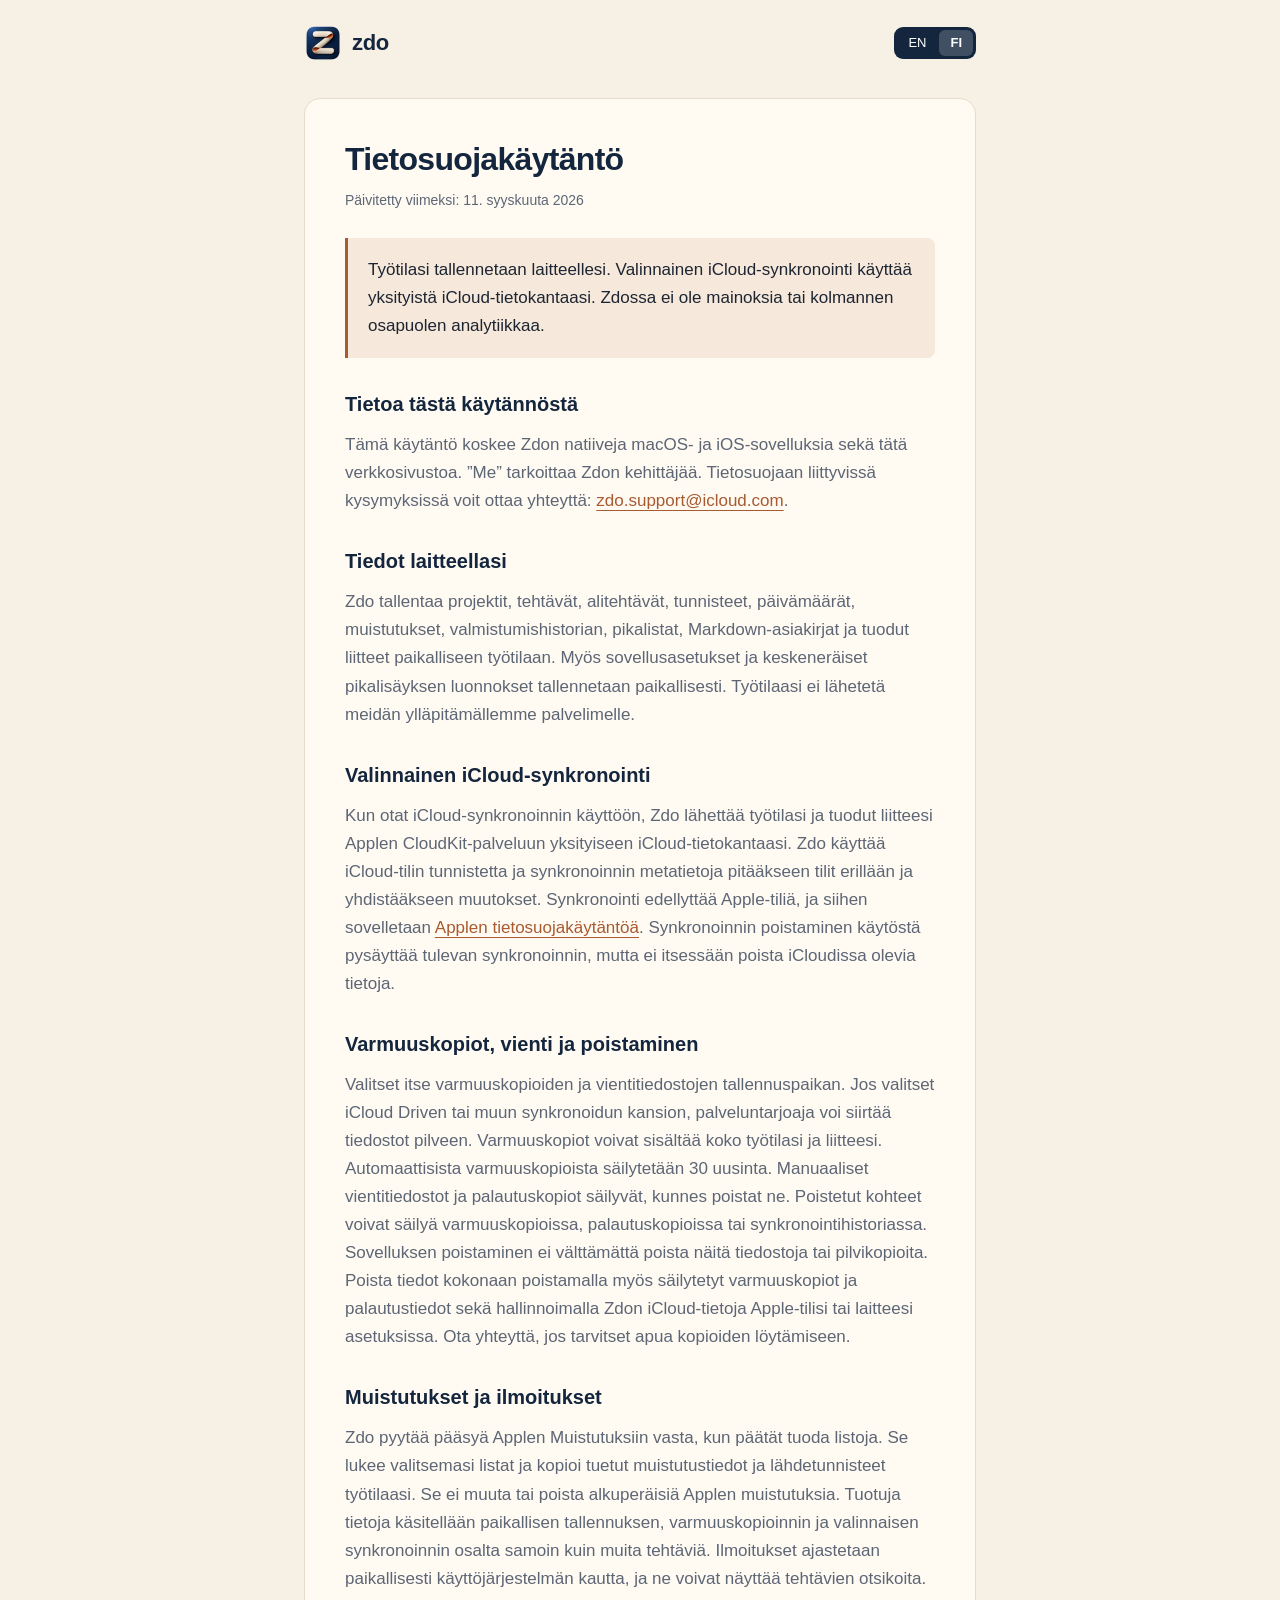
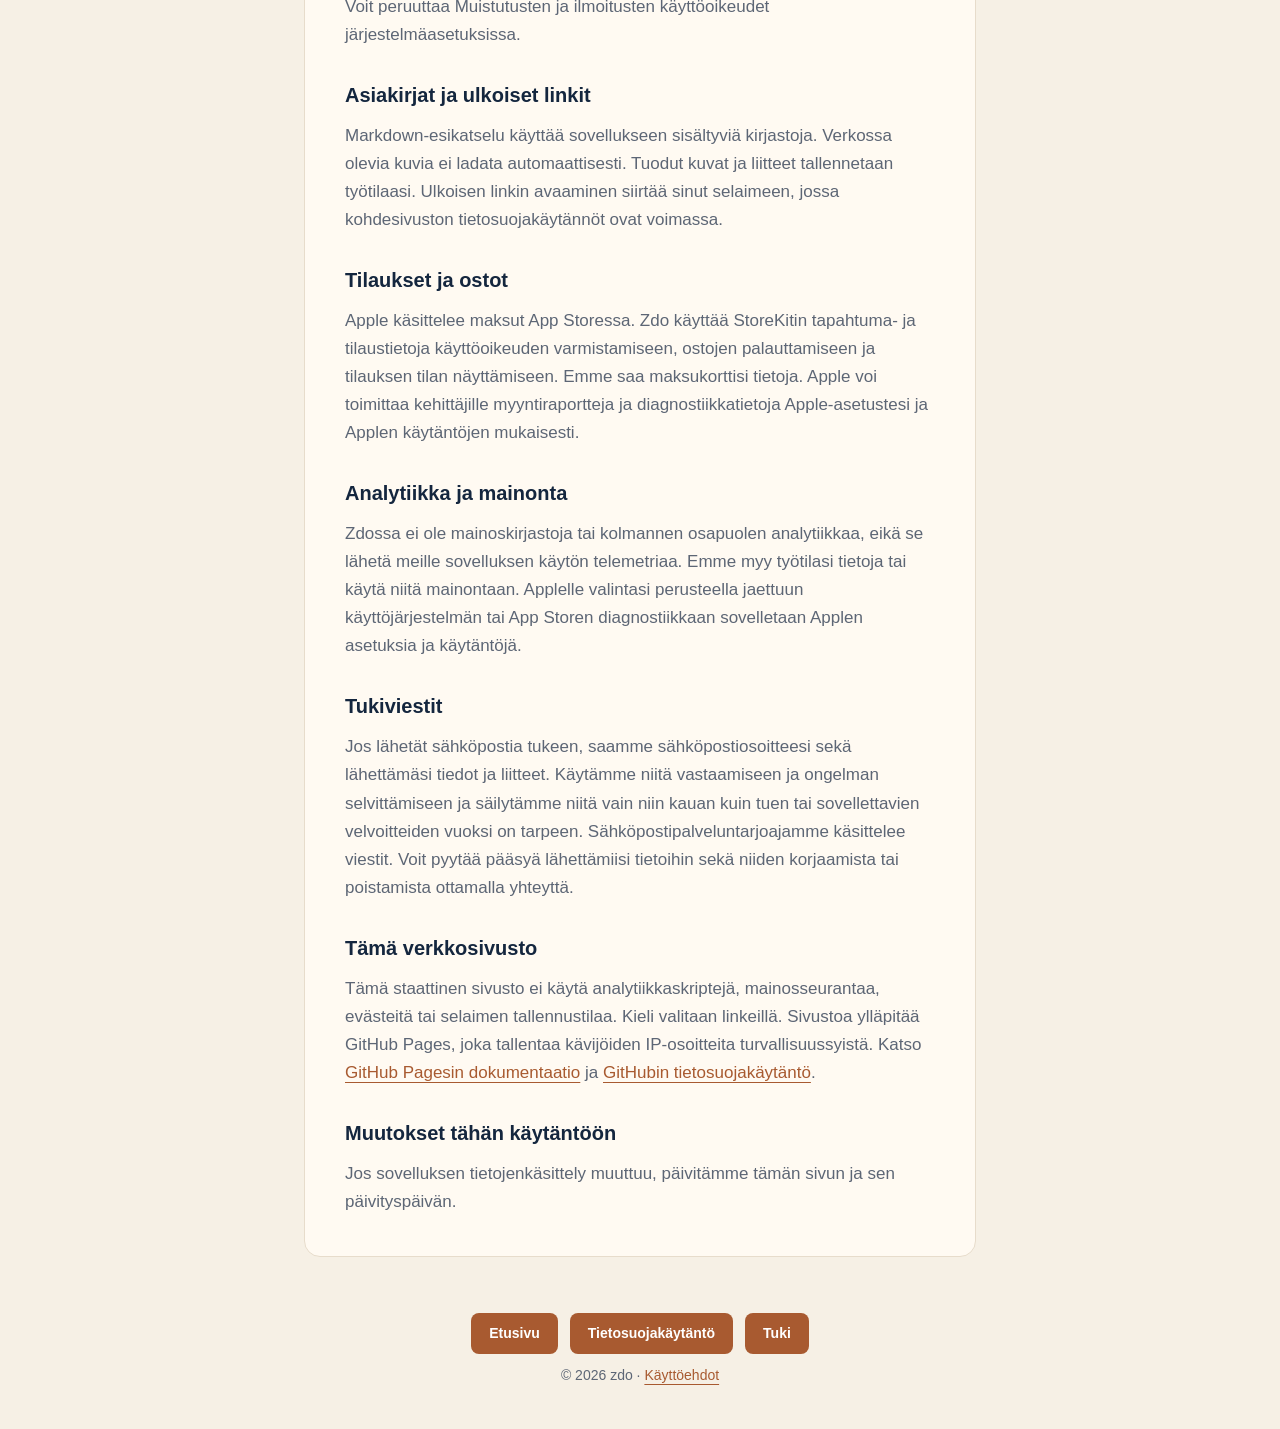
<file: privacy-fi.html>
<!doctype html>
<html lang="fi">
<head>
<meta charset="utf-8">
<meta name="viewport" content="width=device-width, initial-scale=1">
<title>Tietosuojakäytäntö — zdo</title>
<meta name="description" content="Työtilasi tallennetaan laitteellesi. Valinnainen iCloud-synkronointi käyttää yksityistä iCloud-tietokantaasi. Zdossa ei ole mainoksia tai kolmannen osapuolen analytiikkaa.">
<meta name="theme-color" content="#20314a">
<link rel="canonical" href="https://sanluh.github.io/zdo-website/privacy-fi.html">
<link rel="alternate" hreflang="en" href="https://sanluh.github.io/zdo-website/privacy.html">
<link rel="alternate" hreflang="fi" href="https://sanluh.github.io/zdo-website/privacy-fi.html">
<link rel="alternate" hreflang="x-default" href="https://sanluh.github.io/zdo-website/privacy.html">
<meta property="og:title" content="Tietosuojakäytäntö — zdo">
<meta property="og:description" content="Työtilasi tallennetaan laitteellesi. Valinnainen iCloud-synkronointi käyttää yksityistä iCloud-tietokantaasi. Zdossa ei ole mainoksia tai kolmannen osapuolen analytiikkaa.">
<meta property="og:type" content="website">
<meta property="og:url" content="https://sanluh.github.io/zdo-website/privacy-fi.html">
<meta property="og:image" content="https://sanluh.github.io/zdo-website/assets/app-icon.png">
<link rel="icon" type="image/png" href="assets/app-icon.png">
<link rel="stylesheet" href="styles.css">
</head>
<body class="policy">
<a class="skip" href="#main">Siirry sisältöön</a>
<div class="container document">
<header class="toolbar"><a class="brand" href="index-fi.html"><img src="assets/app-icon.png" alt="" width="42" height="42">zdo</a><nav class="languages" aria-label="Kieli"><a href="privacy.html" lang="en" hreflang="en" aria-label="English">EN</a><a href="privacy-fi.html" lang="fi" hreflang="fi" aria-label="Suomi" aria-current="page">FI</a></nav></header>
<main id="main"><article class="card"><h1>Tietosuojakäytäntö</h1><p class="date">Päivitetty viimeksi: 11. syyskuuta 2026</p><div class="highlight"><p>Työtilasi tallennetaan laitteellesi. Valinnainen iCloud-synkronointi käyttää yksityistä iCloud-tietokantaasi. Zdossa ei ole mainoksia tai kolmannen osapuolen analytiikkaa.</p></div><h2>Tietoa tästä käytännöstä</h2><p>Tämä käytäntö koskee Zdon natiiveja macOS- ja iOS-sovelluksia sekä tätä verkkosivustoa. ”Me” tarkoittaa Zdon kehittäjää. Tietosuojaan liittyvissä kysymyksissä voit ottaa yhteyttä: <a class="email" href="mailto:zdo.support@icloud.com">zdo.support@icloud.com</a>.</p><h2>Tiedot laitteellasi</h2><p>Zdo tallentaa projektit, tehtävät, alitehtävät, tunnisteet, päivämäärät, muistutukset, valmistumishistorian, pikalistat, Markdown-asiakirjat ja tuodut liitteet paikalliseen työtilaan. Myös sovellusasetukset ja keskeneräiset pikalisäyksen luonnokset tallennetaan paikallisesti. Työtilaasi ei lähetetä meidän ylläpitämällemme palvelimelle.</p><h2>Valinnainen iCloud-synkronointi</h2><p>Kun otat iCloud-synkronoinnin käyttöön, Zdo lähettää työtilasi ja tuodut liitteesi Applen CloudKit-palveluun yksityiseen iCloud-tietokantaasi. Zdo käyttää iCloud-tilin tunnistetta ja synkronoinnin metatietoja pitääkseen tilit erillään ja yhdistääkseen muutokset. Synkronointi edellyttää Apple-tiliä, ja siihen sovelletaan <a href="https://www.apple.com/legal/privacy/">Applen tietosuojakäytäntöä</a>. Synkronoinnin poistaminen käytöstä pysäyttää tulevan synkronoinnin, mutta ei itsessään poista iCloudissa olevia tietoja.</p><h2>Varmuuskopiot, vienti ja poistaminen</h2><p>Valitset itse varmuuskopioiden ja vientitiedostojen tallennuspaikan. Jos valitset iCloud Driven tai muun synkronoidun kansion, palveluntarjoaja voi siirtää tiedostot pilveen. Varmuuskopiot voivat sisältää koko työtilasi ja liitteesi. Automaattisista varmuuskopioista säilytetään 30 uusinta. Manuaaliset vientitiedostot ja palautuskopiot säilyvät, kunnes poistat ne. Poistetut kohteet voivat säilyä varmuuskopioissa, palautuskopioissa tai synkronointihistoriassa. Sovelluksen poistaminen ei välttämättä poista näitä tiedostoja tai pilvikopioita. Poista tiedot kokonaan poistamalla myös säilytetyt varmuuskopiot ja palautustiedot sekä hallinnoimalla Zdon iCloud-tietoja Apple-tilisi tai laitteesi asetuksissa. Ota yhteyttä, jos tarvitset apua kopioiden löytämiseen.</p><h2>Muistutukset ja ilmoitukset</h2><p>Zdo pyytää pääsyä Applen Muistutuksiin vasta, kun päätät tuoda listoja. Se lukee valitsemasi listat ja kopioi tuetut muistutustiedot ja lähdetunnisteet työtilaasi. Se ei muuta tai poista alkuperäisiä Applen muistutuksia. Tuotuja tietoja käsitellään paikallisen tallennuksen, varmuuskopioinnin ja valinnaisen synkronoinnin osalta samoin kuin muita tehtäviä. Ilmoitukset ajastetaan paikallisesti käyttöjärjestelmän kautta, ja ne voivat näyttää tehtävien otsikoita. Voit peruuttaa Muistutusten ja ilmoitusten käyttöoikeudet järjestelmäasetuksissa.</p><h2>Asiakirjat ja ulkoiset linkit</h2><p>Markdown-esikatselu käyttää sovellukseen sisältyviä kirjastoja. Verkossa olevia kuvia ei ladata automaattisesti. Tuodut kuvat ja liitteet tallennetaan työtilaasi. Ulkoisen linkin avaaminen siirtää sinut selaimeen, jossa kohdesivuston tietosuojakäytännöt ovat voimassa.</p><h2>Tilaukset ja ostot</h2><p>Apple käsittelee maksut App Storessa. Zdo käyttää StoreKitin tapahtuma- ja tilaustietoja käyttöoikeuden varmistamiseen, ostojen palauttamiseen ja tilauksen tilan näyttämiseen. Emme saa maksukorttisi tietoja. Apple voi toimittaa kehittäjille myyntiraportteja ja diagnostiikkatietoja Apple-asetustesi ja Applen käytäntöjen mukaisesti.</p><h2>Analytiikka ja mainonta</h2><p>Zdossa ei ole mainoskirjastoja tai kolmannen osapuolen analytiikkaa, eikä se lähetä meille sovelluksen käytön telemetriaa. Emme myy työtilasi tietoja tai käytä niitä mainontaan. Applelle valintasi perusteella jaettuun käyttöjärjestelmän tai App Storen diagnostiikkaan sovelletaan Applen asetuksia ja käytäntöjä.</p><h2>Tukiviestit</h2><p>Jos lähetät sähköpostia tukeen, saamme sähköpostiosoitteesi sekä lähettämäsi tiedot ja liitteet. Käytämme niitä vastaamiseen ja ongelman selvittämiseen ja säilytämme niitä vain niin kauan kuin tuen tai sovellettavien velvoitteiden vuoksi on tarpeen. Sähköpostipalveluntarjoajamme käsittelee viestit. Voit pyytää pääsyä lähettämiisi tietoihin sekä niiden korjaamista tai poistamista ottamalla yhteyttä.</p><h2>Tämä verkkosivusto</h2><p>Tämä staattinen sivusto ei käytä analytiikkaskriptejä, mainosseurantaa, evästeitä tai selaimen tallennustilaa. Kieli valitaan linkeillä. Sivustoa ylläpitää GitHub Pages, joka tallentaa kävijöiden IP-osoitteita turvallisuussyistä. Katso <a href="https://docs.github.com/en/pages/getting-started-with-github-pages/what-is-github-pages">GitHub Pagesin dokumentaatio</a> ja <a href="https://docs.github.com/en/site-policy/privacy-policies/github-general-privacy-statement">GitHubin tietosuojakäytäntö</a>.</p><h2>Muutokset tähän käytäntöön</h2><p>Jos sovelluksen tietojenkäsittely muuttuu, päivitämme tämän sivun ja sen päivityspäivän.</p></article></main>
<footer><nav class="links" aria-label="Sivuston navigointi"><a href="index-fi.html">Etusivu</a><a href="privacy-fi.html">Tietosuojakäytäntö</a><a href="support-fi.html">Tuki</a></nav><p>© 2026 zdo · <a href="https://www.apple.com/legal/internet-services/itunes/dev/stdeula/">Käyttöehdot</a></p></footer>
</div>
</body>
</html>
</file>
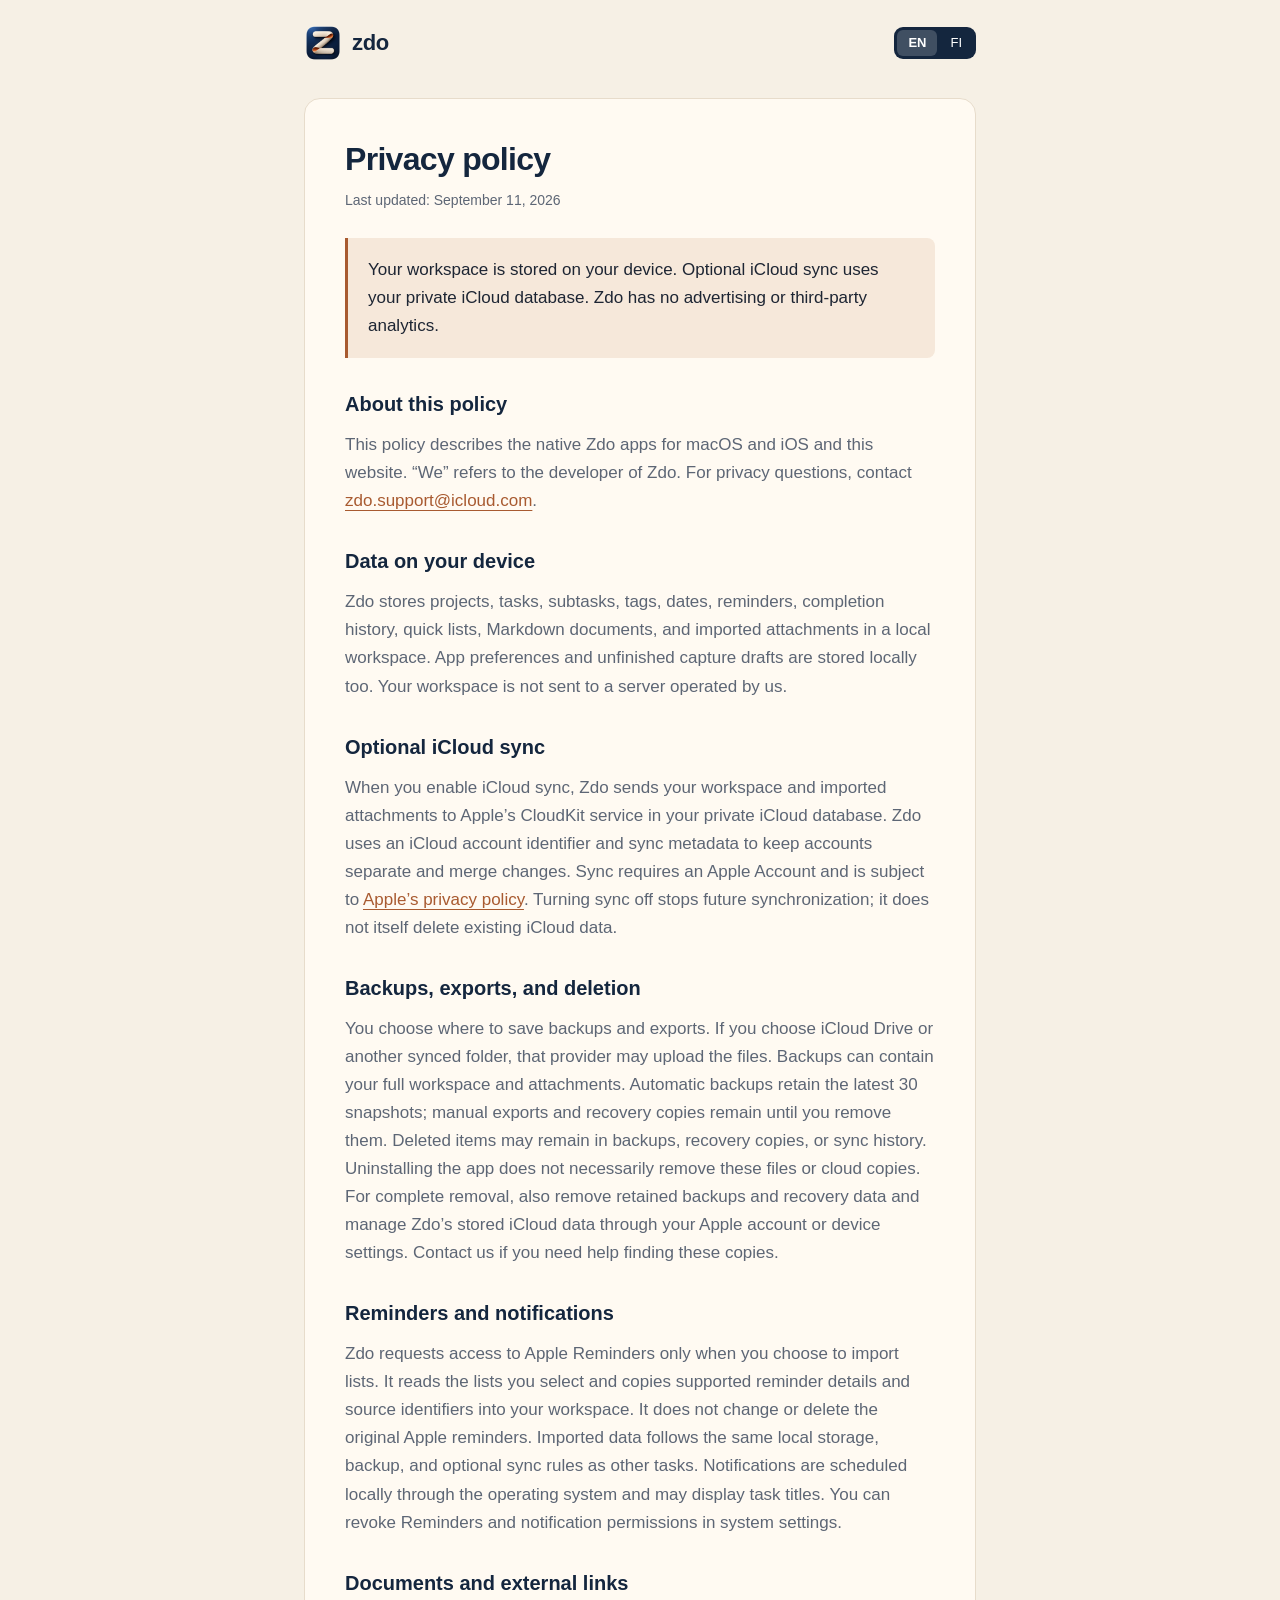
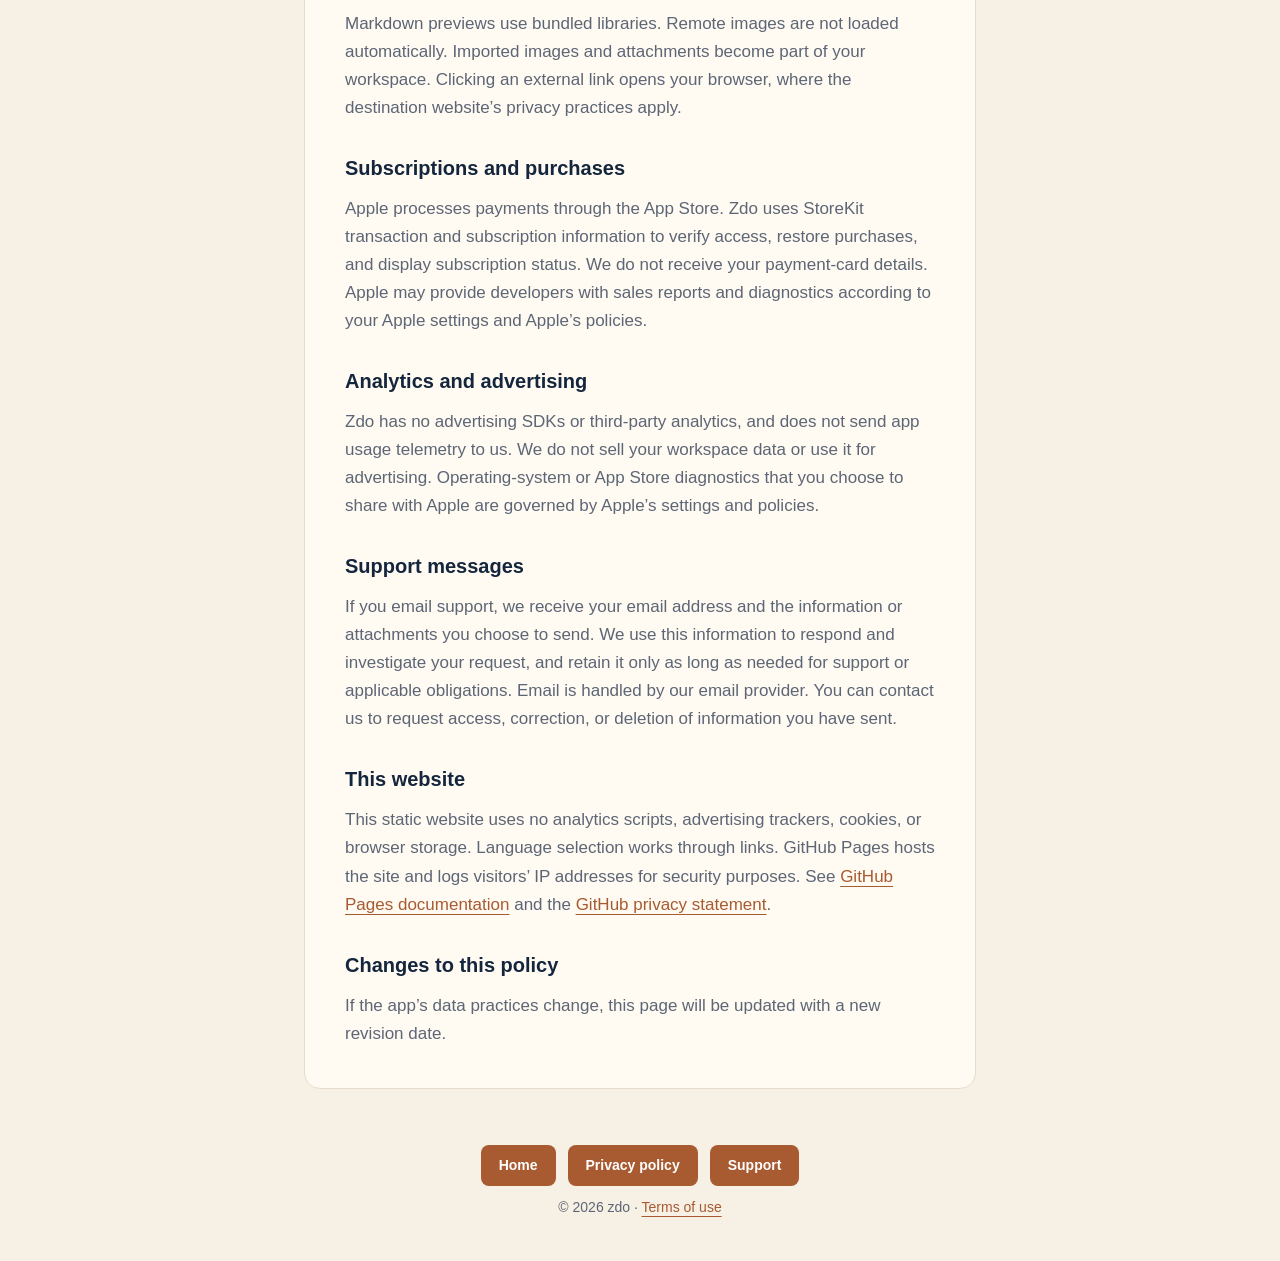
<file: privacy.html>
<!doctype html>
<html lang="en">
<head>
<meta charset="utf-8">
<meta name="viewport" content="width=device-width, initial-scale=1">
<title>Privacy policy — zdo</title>
<meta name="description" content="Your workspace is stored on your device. Optional iCloud sync uses your private iCloud database. Zdo has no advertising or third-party analytics.">
<meta name="theme-color" content="#20314a">
<link rel="canonical" href="https://sanluh.github.io/zdo-website/privacy.html">
<link rel="alternate" hreflang="en" href="https://sanluh.github.io/zdo-website/privacy.html">
<link rel="alternate" hreflang="fi" href="https://sanluh.github.io/zdo-website/privacy-fi.html">
<link rel="alternate" hreflang="x-default" href="https://sanluh.github.io/zdo-website/privacy.html">
<meta property="og:title" content="Privacy policy — zdo">
<meta property="og:description" content="Your workspace is stored on your device. Optional iCloud sync uses your private iCloud database. Zdo has no advertising or third-party analytics.">
<meta property="og:type" content="website">
<meta property="og:url" content="https://sanluh.github.io/zdo-website/privacy.html">
<meta property="og:image" content="https://sanluh.github.io/zdo-website/assets/app-icon.png">
<link rel="icon" type="image/png" href="assets/app-icon.png">
<link rel="stylesheet" href="styles.css">
</head>
<body class="policy">
<a class="skip" href="#main">Skip to content</a>
<div class="container document">
<header class="toolbar"><a class="brand" href="index.html"><img src="assets/app-icon.png" alt="" width="42" height="42">zdo</a><nav class="languages" aria-label="Language"><a href="privacy.html" lang="en" hreflang="en" aria-label="English" aria-current="page">EN</a><a href="privacy-fi.html" lang="fi" hreflang="fi" aria-label="Suomi">FI</a></nav></header>
<main id="main"><article class="card"><h1>Privacy policy</h1><p class="date">Last updated: September 11, 2026</p><div class="highlight"><p>Your workspace is stored on your device. Optional iCloud sync uses your private iCloud database. Zdo has no advertising or third-party analytics.</p></div><h2>About this policy</h2><p>This policy describes the native Zdo apps for macOS and iOS and this website. “We” refers to the developer of Zdo. For privacy questions, contact <a class="email" href="mailto:zdo.support@icloud.com">zdo.support@icloud.com</a>.</p><h2>Data on your device</h2><p>Zdo stores projects, tasks, subtasks, tags, dates, reminders, completion history, quick lists, Markdown documents, and imported attachments in a local workspace. App preferences and unfinished capture drafts are stored locally too. Your workspace is not sent to a server operated by us.</p><h2>Optional iCloud sync</h2><p>When you enable iCloud sync, Zdo sends your workspace and imported attachments to Apple’s CloudKit service in your private iCloud database. Zdo uses an iCloud account identifier and sync metadata to keep accounts separate and merge changes. Sync requires an Apple Account and is subject to <a href="https://www.apple.com/legal/privacy/">Apple’s privacy policy</a>. Turning sync off stops future synchronization; it does not itself delete existing iCloud data.</p><h2>Backups, exports, and deletion</h2><p>You choose where to save backups and exports. If you choose iCloud Drive or another synced folder, that provider may upload the files. Backups can contain your full workspace and attachments. Automatic backups retain the latest 30 snapshots; manual exports and recovery copies remain until you remove them. Deleted items may remain in backups, recovery copies, or sync history. Uninstalling the app does not necessarily remove these files or cloud copies. For complete removal, also remove retained backups and recovery data and manage Zdo’s stored iCloud data through your Apple account or device settings. Contact us if you need help finding these copies.</p><h2>Reminders and notifications</h2><p>Zdo requests access to Apple Reminders only when you choose to import lists. It reads the lists you select and copies supported reminder details and source identifiers into your workspace. It does not change or delete the original Apple reminders. Imported data follows the same local storage, backup, and optional sync rules as other tasks. Notifications are scheduled locally through the operating system and may display task titles. You can revoke Reminders and notification permissions in system settings.</p><h2>Documents and external links</h2><p>Markdown previews use bundled libraries. Remote images are not loaded automatically. Imported images and attachments become part of your workspace. Clicking an external link opens your browser, where the destination website’s privacy practices apply.</p><h2>Subscriptions and purchases</h2><p>Apple processes payments through the App Store. Zdo uses StoreKit transaction and subscription information to verify access, restore purchases, and display subscription status. We do not receive your payment-card details. Apple may provide developers with sales reports and diagnostics according to your Apple settings and Apple’s policies.</p><h2>Analytics and advertising</h2><p>Zdo has no advertising SDKs or third-party analytics, and does not send app usage telemetry to us. We do not sell your workspace data or use it for advertising. Operating-system or App Store diagnostics that you choose to share with Apple are governed by Apple’s settings and policies.</p><h2>Support messages</h2><p>If you email support, we receive your email address and the information or attachments you choose to send. We use this information to respond and investigate your request, and retain it only as long as needed for support or applicable obligations. Email is handled by our email provider. You can contact us to request access, correction, or deletion of information you have sent.</p><h2>This website</h2><p>This static website uses no analytics scripts, advertising trackers, cookies, or browser storage. Language selection works through links. GitHub Pages hosts the site and logs visitors’ IP addresses for security purposes. See <a href="https://docs.github.com/en/pages/getting-started-with-github-pages/what-is-github-pages">GitHub Pages documentation</a> and the <a href="https://docs.github.com/en/site-policy/privacy-policies/github-general-privacy-statement">GitHub privacy statement</a>.</p><h2>Changes to this policy</h2><p>If the app’s data practices change, this page will be updated with a new revision date.</p></article></main>
<footer><nav class="links" aria-label="Site navigation"><a href="index.html">Home</a><a href="privacy.html">Privacy policy</a><a href="support.html">Support</a></nav><p>© 2026 zdo · <a href="https://www.apple.com/legal/internet-services/itunes/dev/stdeula/">Terms of use</a></p></footer>
</div>
</body>
</html>
</file>
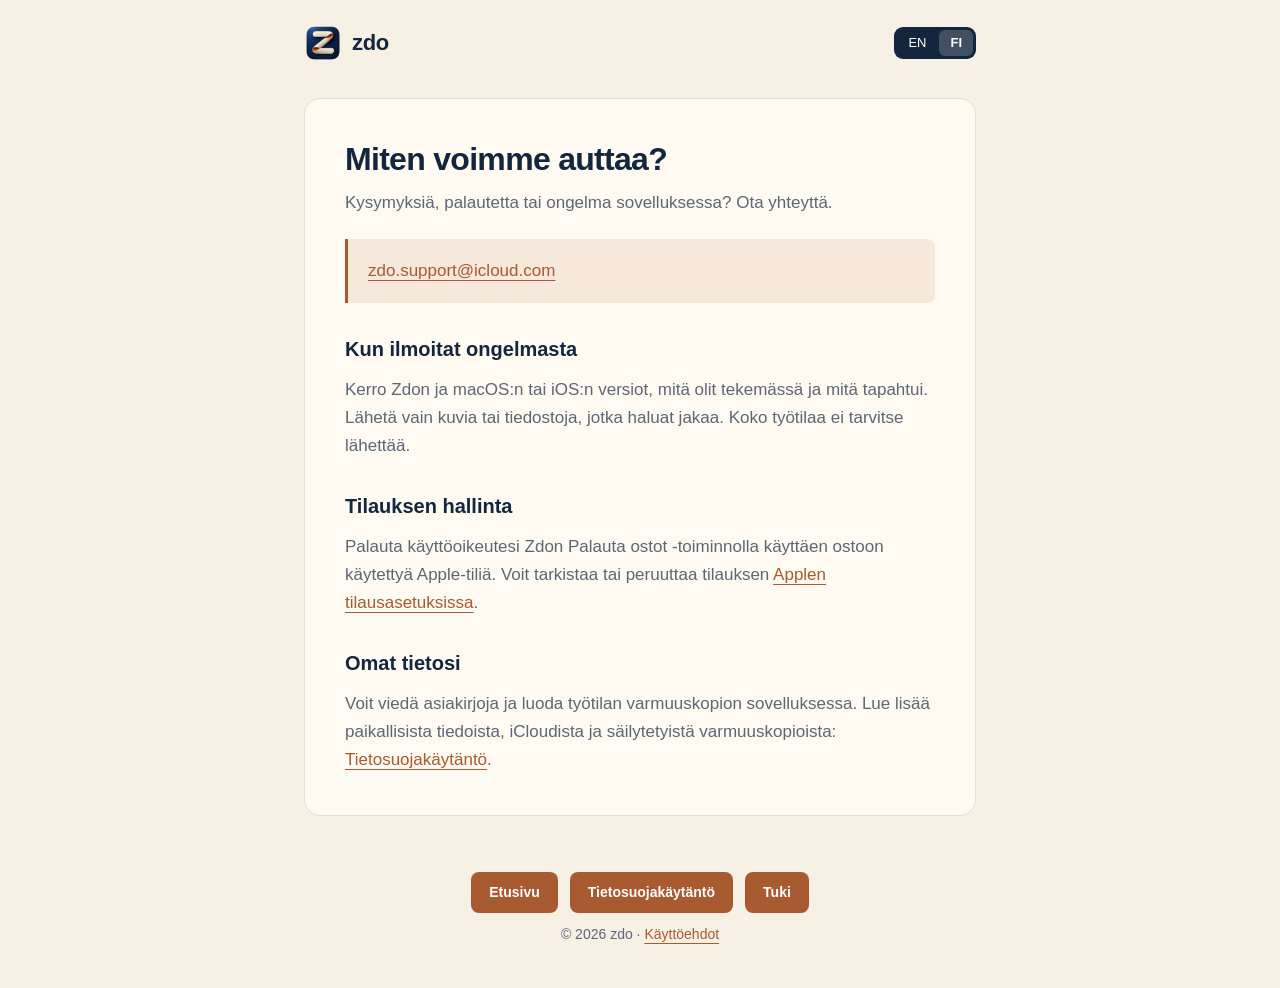
<file: support-fi.html>
<!doctype html>
<html lang="fi">
<head>
<meta charset="utf-8">
<meta name="viewport" content="width=device-width, initial-scale=1">
<title>Tuki — zdo</title>
<meta name="description" content="Ota yhteyttä Zdon tukeen">
<meta name="theme-color" content="#20314a">
<link rel="canonical" href="https://sanluh.github.io/zdo-website/support-fi.html">
<link rel="alternate" hreflang="en" href="https://sanluh.github.io/zdo-website/support.html">
<link rel="alternate" hreflang="fi" href="https://sanluh.github.io/zdo-website/support-fi.html">
<link rel="alternate" hreflang="x-default" href="https://sanluh.github.io/zdo-website/support.html">
<meta property="og:title" content="Tuki — zdo">
<meta property="og:description" content="Ota yhteyttä Zdon tukeen">
<meta property="og:type" content="website">
<meta property="og:url" content="https://sanluh.github.io/zdo-website/support-fi.html">
<meta property="og:image" content="https://sanluh.github.io/zdo-website/assets/app-icon.png">
<link rel="icon" type="image/png" href="assets/app-icon.png">
<link rel="stylesheet" href="styles.css">
</head>
<body class="policy">
<a class="skip" href="#main">Siirry sisältöön</a>
<div class="container document">
<header class="toolbar"><a class="brand" href="index-fi.html"><img src="assets/app-icon.png" alt="" width="42" height="42">zdo</a><nav class="languages" aria-label="Kieli"><a href="support.html" lang="en" hreflang="en" aria-label="English">EN</a><a href="support-fi.html" lang="fi" hreflang="fi" aria-label="Suomi" aria-current="page">FI</a></nav></header>
<main id="main"><article class="card"><h1>Miten voimme auttaa?</h1><p>Kysymyksiä, palautetta tai ongelma sovelluksessa? Ota yhteyttä.</p><div class="highlight"><a class="email" href="mailto:zdo.support@icloud.com">zdo.support@icloud.com</a></div><h2>Kun ilmoitat ongelmasta</h2><p>Kerro Zdon ja macOS:n tai iOS:n versiot, mitä olit tekemässä ja mitä tapahtui. Lähetä vain kuvia tai tiedostoja, jotka haluat jakaa. Koko työtilaa ei tarvitse lähettää.</p><h2>Tilauksen hallinta</h2><p>Palauta käyttöoikeutesi Zdon Palauta ostot -toiminnolla käyttäen ostoon käytettyä Apple-tiliä. Voit tarkistaa tai peruuttaa tilauksen <a href="https://apps.apple.com/account/subscriptions">Applen tilausasetuksissa</a>.</p><h2>Omat tietosi</h2><p>Voit viedä asiakirjoja ja luoda työtilan varmuuskopion sovelluksessa. Lue lisää paikallisista tiedoista, iCloudista ja säilytetyistä varmuuskopioista: <a href="privacy-fi.html">Tietosuojakäytäntö</a>.</p></article></main>
<footer><nav class="links" aria-label="Sivuston navigointi"><a href="index-fi.html">Etusivu</a><a href="privacy-fi.html">Tietosuojakäytäntö</a><a href="support-fi.html">Tuki</a></nav><p>© 2026 zdo · <a href="https://www.apple.com/legal/internet-services/itunes/dev/stdeula/">Käyttöehdot</a></p></footer>
</div>
</body>
</html>
</file>
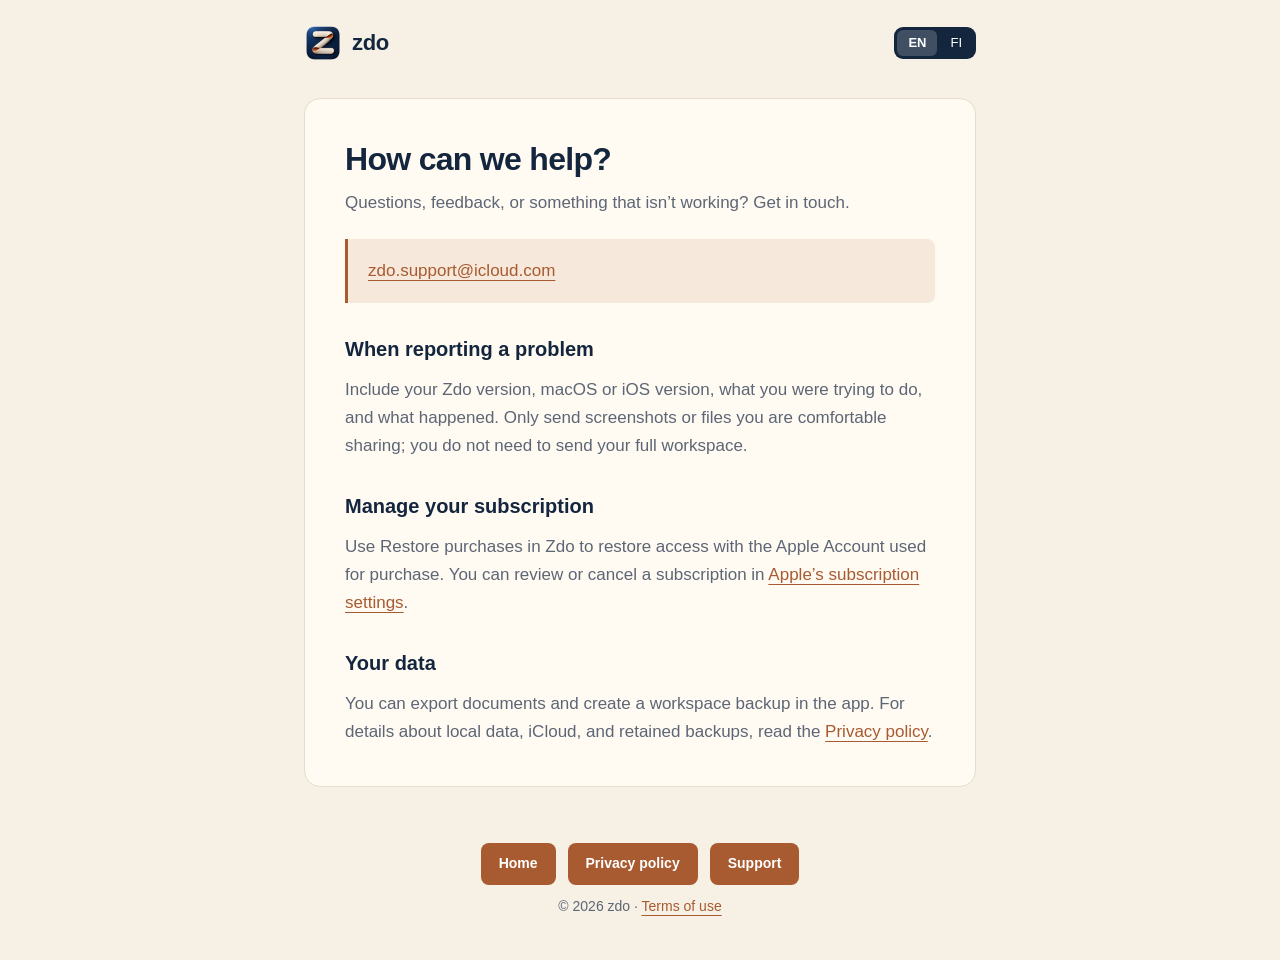
<file: support.html>
<!doctype html>
<html lang="en">
<head>
<meta charset="utf-8">
<meta name="viewport" content="width=device-width, initial-scale=1">
<title>Support — zdo</title>
<meta name="description" content="Contact Zdo support">
<meta name="theme-color" content="#20314a">
<link rel="canonical" href="https://sanluh.github.io/zdo-website/support.html">
<link rel="alternate" hreflang="en" href="https://sanluh.github.io/zdo-website/support.html">
<link rel="alternate" hreflang="fi" href="https://sanluh.github.io/zdo-website/support-fi.html">
<link rel="alternate" hreflang="x-default" href="https://sanluh.github.io/zdo-website/support.html">
<meta property="og:title" content="Support — zdo">
<meta property="og:description" content="Contact Zdo support">
<meta property="og:type" content="website">
<meta property="og:url" content="https://sanluh.github.io/zdo-website/support.html">
<meta property="og:image" content="https://sanluh.github.io/zdo-website/assets/app-icon.png">
<link rel="icon" type="image/png" href="assets/app-icon.png">
<link rel="stylesheet" href="styles.css">
</head>
<body class="policy">
<a class="skip" href="#main">Skip to content</a>
<div class="container document">
<header class="toolbar"><a class="brand" href="index.html"><img src="assets/app-icon.png" alt="" width="42" height="42">zdo</a><nav class="languages" aria-label="Language"><a href="support.html" lang="en" hreflang="en" aria-label="English" aria-current="page">EN</a><a href="support-fi.html" lang="fi" hreflang="fi" aria-label="Suomi">FI</a></nav></header>
<main id="main"><article class="card"><h1>How can we help?</h1><p>Questions, feedback, or something that isn’t working? Get in touch.</p><div class="highlight"><a class="email" href="mailto:zdo.support@icloud.com">zdo.support@icloud.com</a></div><h2>When reporting a problem</h2><p>Include your Zdo version, macOS or iOS version, what you were trying to do, and what happened. Only send screenshots or files you are comfortable sharing; you do not need to send your full workspace.</p><h2>Manage your subscription</h2><p>Use Restore purchases in Zdo to restore access with the Apple Account used for purchase. You can review or cancel a subscription in <a href="https://apps.apple.com/account/subscriptions">Apple’s subscription settings</a>.</p><h2>Your data</h2><p>You can export documents and create a workspace backup in the app. For details about local data, iCloud, and retained backups, read the <a href="privacy.html">Privacy policy</a>.</p></article></main>
<footer><nav class="links" aria-label="Site navigation"><a href="index.html">Home</a><a href="privacy.html">Privacy policy</a><a href="support.html">Support</a></nav><p>© 2026 zdo · <a href="https://www.apple.com/legal/internet-services/itunes/dev/stdeula/">Terms of use</a></p></footer>
</div>
</body>
</html>
</file>
<file: styles.css>
/* zdo website
   Sans = the doing (tasks). Serif = the thinking (notes).
   System fonts only, so the site makes no third-party requests. */

:root {
  --ink: #14263e;
  --ink-deep: #0e1b2e;
  --paper: #f6f0e5;
  --sheet: #fffaf2;
  --sand: #ebe2d3;
  --copper: #a85a30;
  --copper-bright: #bd7249;
  --copper-soft: #e5ae87;
  --text: #1d2533;
  --muted: #5d6675;
  --on-ink: #e9e4da;
  --on-ink-muted: #a9b2c0;
  --sans: -apple-system, BlinkMacSystemFont, "SF Pro Text", "Segoe UI", Roboto, sans-serif;
  --serif: "New York", ui-serif, "Iowan Old Style", Georgia, serif;
  --wrap: 1120px;
  --gutter: 24px;
  --ease: cubic-bezier(.2, .7, .2, 1);
}

* { box-sizing: border-box; }

body {
  margin: 0;
  font-family: var(--sans);
  font-size: 17px;
  line-height: 1.65;
  color: var(--text);
  background: var(--paper);
  -webkit-font-smoothing: antialiased;
}

img { max-width: 100%; height: auto; display: block; }
a { color: var(--copper); text-underline-offset: 4px; }
a:hover { text-decoration-thickness: 2px; }
a:focus-visible, button:focus-visible { outline: 3px solid var(--copper-soft); outline-offset: 4px; border-radius: 4px; }

.skip { position: absolute; left: 16px; top: -100px; padding: 10px; background: white; z-index: 10; }
.skip:focus { top: 10px; }

.wrap { max-width: var(--wrap); margin: 0 auto; padding: 0 var(--gutter); }

/* ---------- Top bar ---------- */

.topbar { display: flex; align-items: center; justify-content: space-between; gap: 20px; padding: 22px 0; }
.brand { display: inline-flex; align-items: center; gap: 10px; font-size: 22px; font-weight: 700; letter-spacing: -.3px; text-decoration: none; color: var(--ink); }
.brand img { width: 38px; height: 38px; }
.topnav { display: flex; align-items: center; gap: 22px; font-size: 15px; }
.topnav > a { color: inherit; text-decoration: none; opacity: .8; }
.topnav > a:hover { opacity: 1; }
.languages { display: flex; gap: 2px; padding: 3px; border-radius: 9px; background: var(--ink); }
.languages a { padding: 2px 11px; border-radius: 6px; color: white; text-decoration: none; font-size: 13px; }
.languages a[aria-current] { background: #ffffff30; font-weight: 700; }

/* ---------- Hero ---------- */

.hero { background: var(--ink); color: var(--on-ink); overflow: hidden; position: relative; }
.hero::before {
  content: ""; position: absolute; inset: 0; pointer-events: none;
  background: radial-gradient(60% 70% at 78% 40%, #24406488, transparent 70%);
}
.hero .topbar, .hero .brand { color: white; }
.hero .languages { background: #ffffff14; }

.hero-grid {
  position: relative;
  display: grid; grid-template-columns: 1.05fr 1fr; gap: 56px; align-items: center;
  padding: 56px 0 168px;
}
.hero h1 {
  font-size: clamp(42px, 6vw, 68px); line-height: 1.02; letter-spacing: -.035em; font-weight: 750;
  margin: 0 0 24px; color: white; text-wrap: balance;
}
.hero .lede { font-size: 20px; line-height: 1.55; max-width: 30em; margin: 0 0 30px; color: var(--on-ink); }
.hero .lede em { font-family: var(--serif); font-style: italic; color: var(--copper-soft); }
.promises { display: flex; flex-wrap: wrap; gap: 8px; margin: 0; padding: 0; list-style: none; }
.promises li {
  display: inline-flex; align-items: center; gap: 8px;
  padding: 6px 13px 6px 10px; border-radius: 99px; font-size: 14px;
  background: #ffffff10; border: 1px solid #ffffff1c; color: var(--on-ink);
}
.promises svg { width: 16px; height: 16px; flex: none; color: var(--copper-soft); }
.platforms { margin-top: 22px; font-size: 14px; color: var(--on-ink-muted); }

/* Hero stage: a task opens into the thinking behind it */

.stage { position: relative; height: 500px; }
.task-card, .note-card { position: absolute; border-radius: 14px; box-shadow: 0 30px 60px -20px #00000070, 0 2px 6px #0000002a; }

.task-card {
  left: 0; top: 232px; width: 300px; padding: 16px 18px; z-index: 2;
  background: var(--sheet); color: var(--text);
}
.task-row { display: flex; gap: 12px; align-items: flex-start; }
.check {
  width: 20px; height: 20px; flex: none; margin-top: 2px; border-radius: 50%;
  border: 2px solid var(--copper-bright); position: relative;
}
.check::after {
  content: ""; position: absolute; inset: 2px; border-radius: 50%;
  background: var(--copper-bright); transform: scale(0);
}
.task-title { font-weight: 650; font-size: 16px; line-height: 1.35; }
.task-meta { display: flex; gap: 8px; align-items: center; margin: 8px 0 0 32px; font-size: 12.5px; color: var(--muted); }
.tag { padding: 1px 7px; border-radius: 5px; background: #f1dfcf; color: #8a4521; font-weight: 600; font-size: 12px; }
.doc-chip {
  display: inline-flex; align-items: center; gap: 5px; margin-left: auto;
  padding: 1px 8px; border-radius: 5px; border: 1px solid #d9cdbb; font-size: 12px; color: var(--text);
}
.doc-chip svg { width: 11px; height: 11px; }
.subtasks { list-style: none; margin: 14px 0 0 32px; padding: 12px 0 0; border-top: 1px solid #ece3d4; font-size: 14px; }
.subtasks li { display: flex; gap: 10px; align-items: center; padding: 3px 0; color: var(--text); }
.subtasks .check { width: 15px; height: 15px; margin: 0; border-width: 1.5px; border-color: #b8ab98; }
.subtasks .check::after { inset: 1.5px; background: var(--copper-bright); }

.note-card {
  right: 0; top: 0; width: 330px; padding: 22px 24px 24px; z-index: 1;
  background: #fbf6ec; color: var(--text); font-family: var(--serif);
  transform: rotate(1.5deg);
}
.note-head { display: flex; gap: 8px; align-items: center; font-family: var(--sans); font-size: 12px; color: var(--muted); margin-bottom: 12px; }
.note-head svg { width: 13px; height: 13px; color: var(--copper); }
.note-card h3 { font-size: 23px; line-height: 1.2; margin: 0 0 10px; font-weight: 600; letter-spacing: -.2px; }
.note-card p { font-size: 15.5px; line-height: 1.55; margin: 0 0 12px; color: #3a4252; }
.note-card .md { font-family: var(--sans); color: var(--copper-bright); font-weight: 600; margin-right: 4px; }
.note-card ul { margin: 0; padding: 0; list-style: none; font-size: 15px; color: #3a4252; }
.note-card li { padding: 2px 0; }
.note-card li::before { content: "– "; color: var(--copper-bright); }


.capture {
  position: absolute; left: 30px; bottom: 0; z-index: 2; width: 360px;
  display: flex; align-items: center; gap: 10px; padding: 12px 14px;
  background: #ffffff12; border: 1px solid #ffffff22; border-radius: 12px;
  backdrop-filter: blur(10px); -webkit-backdrop-filter: blur(10px);
  font-size: 14px; color: white;
}
.capture kbd { font-family: var(--sans); font-size: 12px; padding: 1px 6px; border-radius: 5px; background: #ffffff1a; color: var(--on-ink-muted); }
.capture .typed { white-space: nowrap; overflow: hidden; }
.capture .tok { color: var(--copper-soft); }

/* The one orchestrated moment. Final state is the default; animation only adds the journey. */
@media (prefers-reduced-motion: no-preference) {
  .task-card { animation: rise .8s var(--ease) .15s both; }
  .note-card { animation: unfold 1s var(--ease) .9s both; }
  .doc-chip { animation: glow 1.2s ease-out .8s both; }
  .note-card h3, .note-card p, .note-card li { animation: ink .5s ease-out both; }
  .note-card h3 { animation-delay: 1.5s; }
  .note-card p { animation-delay: 1.75s; }
  .note-card li:nth-child(1) { animation-delay: 2s; }
  .note-card li:nth-child(2) { animation-delay: 2.15s; }
  .note-card li:nth-child(3) { animation-delay: 2.3s; }
  .subtasks li.done .check::after { animation: tick .35s var(--ease) both; }
  .subtasks li.done:nth-child(1) .check::after { animation-delay: 2.8s; }
  .subtasks li.done:nth-child(2) .check::after { animation-delay: 3.2s; }
  .subtasks li.done span { animation: strike .3s ease-out both; }
  .subtasks li.done:nth-child(1) span { animation-delay: 2.9s; }
  .subtasks li.done:nth-child(2) span { animation-delay: 3.3s; }
  .capture { animation: rise .7s var(--ease) 3.6s both; }
  .capture .typed { animation: type 1.6s steps(46, end) 4s both; }
}
.subtasks li.done .check::after { transform: scale(1); }
.subtasks li.done span { color: var(--muted); text-decoration: line-through; text-decoration-color: #b8ab98; }

@keyframes rise { from { opacity: 0; transform: translateY(26px); } }
@keyframes unfold { from { opacity: 0; transform: translate(-120px, 200px) rotate(-6deg) scale(.6); } }
@keyframes glow { 0% { box-shadow: 0 0 0 0 #bd724900; } 30% { box-shadow: 0 0 0 5px #bd724940; background: #f6e3d3; } 100% { box-shadow: 0 0 0 0 #bd724900; } }
@keyframes ink { from { opacity: 0; transform: translateY(6px); } }
@keyframes tick { from { transform: scale(0); } }
@keyframes strike { from { color: var(--text); text-decoration-color: transparent; } }
@keyframes type { from { max-width: 0; } to { max-width: 100%; } }

/* ---------- Showcase: the real Mac app ---------- */

.showcase { margin-top: -120px; position: relative; z-index: 2; }
.window {
  border-radius: 14px; overflow: hidden; background: var(--sand);
  box-shadow: 0 50px 100px -30px #0e1b2e66, 0 0 0 1px #0e1b2e14;
  position: relative; aspect-ratio: 1372 / 875;
}
.window img { position: absolute; inset: 0; width: 100%; height: 100%; transition: opacity .45s ease; }
.window img.compact { opacity: 0; }
.window[data-layout="compact"] img.compact { opacity: 1; }
.showcase-bar { display: flex; flex-wrap: wrap; justify-content: space-between; align-items: center; gap: 16px; margin-top: 18px; }
.showcase-bar p { margin: 0; color: var(--muted); font-size: 15px; }
.segmented { display: inline-flex; padding: 3px; border-radius: 9px; background: var(--sand); }
.segmented button {
  font: inherit; font-size: 14px; border: 0; cursor: pointer; padding: 5px 14px; border-radius: 7px;
  background: transparent; color: var(--text);
}
.segmented button[aria-pressed="true"] { background: var(--sheet); box-shadow: 0 1px 3px #0000001f; font-weight: 600; }
.segmented kbd { font-family: var(--sans); font-size: 12px; color: var(--muted); margin-left: 6px; }

/* ---------- Sections ---------- */

.section { padding: 112px 0; }
.section h2 {
  font-size: clamp(32px, 4.2vw, 48px); line-height: 1.08; letter-spacing: -.03em; font-weight: 750;
  margin: 0 0 20px; color: var(--ink); text-wrap: balance;
}
.section .intro { font-size: 19px; color: var(--muted); max-width: 34em; margin: 0; }
.split { display: grid; grid-template-columns: 1fr 1fr; gap: 72px; align-items: center; }

/* Context: task + note */
.pair { display: grid; justify-items: start; }
.pair-task {
  display: flex; gap: 12px; width: min(380px, 100%); padding: 16px 18px; border-radius: 14px;
  background: var(--sheet); border: 1px solid #e7dccb; box-shadow: 0 12px 30px -18px #14263e40;
}
.pair-task .task-meta { margin: 6px 0 0; }
.pair .doing { font-weight: 650; font-size: 16px; line-height: 1.35; color: var(--ink); }
.pair-link {
  margin-left: 28px; padding: 10px 0 10px 18px; border-left: 1.5px dashed var(--copper-soft);
  font-size: 13px; color: var(--muted);
}
.pair-note {
  width: min(460px, 100%); margin-left: 28px; padding: 24px 26px; border-radius: 14px;
  background: #fbf6ec; border: 1px solid #e7dccb; box-shadow: 0 24px 50px -24px #14263e55;
  font-family: var(--serif);
}
.pair-note h3 { font-size: 24px; line-height: 1.2; margin: 0 0 10px; font-weight: 600; color: var(--ink); }
.pair-note p { font-size: 16.5px; line-height: 1.55; color: #3a4252; margin: 0 0 14px; }
.md-checks { list-style: none; margin: 0; padding: 0; font-size: 16px; color: #3a4252; }
.md-checks li { display: flex; align-items: center; gap: 10px; padding: 3px 0; }
.md-checks li::before { content: ""; width: 14px; height: 14px; border-radius: 3px; border: 1.5px solid #b8ab98; flex: none; }
.md-checks li.on::before { background: var(--copper-bright) url("data:image/svg+xml,%3Csvg xmlns='http://www.w3.org/2000/svg' viewBox='0 0 14 14'%3E%3Cpath d='m3.5 7.5 2.5 2.5 4.5-5.5' fill='none' stroke='white' stroke-width='2' stroke-linecap='round'/%3E%3C/svg%3E") center / 12px no-repeat; border-color: var(--copper-bright); }
.md-checks li.on { color: var(--muted); }
.notes-list { margin: 28px 0 0; padding: 0; list-style: none; display: grid; gap: 14px; }
.notes-list li { display: grid; grid-template-columns: 22px 1fr; gap: 12px; color: var(--muted); }
.notes-list svg { width: 20px; height: 20px; color: var(--copper); margin-top: 3px; }
.notes-list strong { color: var(--text); font-weight: 600; }

/* Focus: the iPhone and what's left out */
.focus { background: var(--sheet); }
.phone {
  width: min(300px, 80%); margin: 0 auto; padding: 10px; border-radius: 48px;
  background: #1b2433; box-shadow: 0 40px 80px -30px #0e1b2e70;
}
.phone img { border-radius: 39px; }
.left-out { margin: 32px 0 0; padding: 0; list-style: none; display: flex; flex-wrap: wrap; gap: 8px; }
.left-out li {
  padding: 6px 14px; border-radius: 99px; font-size: 14px;
  border: 1px dashed #c9b9a1; color: var(--muted); text-decoration: line-through; text-decoration-color: #c9b9a1;
}
.left-out-label { margin: 32px 0 0; font-weight: 600; font-size: 15px; color: var(--text); }
.left-out-label + .left-out { margin-top: 12px; }

/* Privacy */
.privacy { background: var(--ink); color: var(--on-ink); }
.privacy h2 { color: white; }
.privacy .intro { color: var(--on-ink-muted); }
.no-list { list-style: none; padding: 0; margin: 36px 0 0; display: grid; grid-template-columns: 1fr 1fr; gap: 14px 28px; }
.no-list li { display: grid; grid-template-columns: 22px 1fr; gap: 10px; font-size: 15.5px; line-height: 1.5; }
.no-list strong { color: white; display: block; font-weight: 600; }
.no-list span { color: var(--on-ink-muted); }
.no-list svg { width: 20px; height: 20px; color: var(--copper-soft); margin-top: 1px; }
.privacy a { color: var(--copper-soft); }
.privacy .more { margin-top: 32px; font-size: 15px; }

.flow { width: 100%; height: auto; overflow: visible; }
.flow text { font-family: var(--sans); fill: var(--on-ink); }
.flow .small { font-size: 13px; fill: var(--on-ink-muted); }
.flow .label { font-size: 15px; font-weight: 600; }
.flow .device { fill: #ffffff0d; stroke: #ffffff40; stroke-width: 1.5; }
.flow .screen { fill: #ffffff10; }
.flow .cloud { fill: #ffffff0a; stroke: var(--copper-soft); stroke-width: 1.5; }
.flow .wire { fill: none; stroke: var(--copper-soft); stroke-width: 1.5; stroke-dasharray: 3 6; }
.flow .packet { fill: var(--copper-soft); }
.flow .absent { fill: none; stroke: #ffffff30; stroke-width: 1.5; stroke-dasharray: 5 6; }
.flow .absent-text { fill: #ffffff80; }
.flow .cross { stroke: #ffffff45; stroke-width: 1.5; }
@media (prefers-reduced-motion: reduce) { .flow .packet { display: none; } }

/* Features */
.capture-demo {
  margin: 40px 0 0; padding: 26px 28px; border-radius: 16px; background: var(--ink); color: white;
  display: grid; gap: 16px;
}
.capture-demo .line { font-size: clamp(16px, 2.2vw, 22px); font-weight: 500; letter-spacing: -.2px; overflow-wrap: anywhere; }
.capture-demo .line .tok { color: var(--copper-soft); }
.capture-demo .parsed { display: flex; flex-wrap: wrap; gap: 8px; margin: 0; padding: 0; list-style: none; }
.capture-demo .parsed li { font-size: 13.5px; padding: 3px 10px; border-radius: 6px; background: #ffffff14; color: var(--on-ink); }
.capture-demo .parsed b { color: var(--copper-soft); font-weight: 600; margin-right: 6px; }
.capture-demo .hint { font-size: 14px; color: var(--on-ink-muted); margin: 0; }

.feature-grid { display: grid; grid-template-columns: repeat(3, 1fr); gap: 44px 40px; margin-top: 64px; }
.feature-grid h3 { font-size: 17px; margin: 14px 0 6px; color: var(--ink); line-height: 1.35; }
.feature-grid p { margin: 0; font-size: 15.5px; color: var(--muted); line-height: 1.6; }
.feature-grid svg { width: 26px; height: 26px; color: var(--copper); }

/* Story */
.story { background: var(--sand); }
.story-inner { max-width: 680px; margin: 0 auto; }
.story h2 { font-family: var(--serif); font-weight: 600; letter-spacing: -.02em; }
.story p { font-family: var(--serif); font-size: 20px; line-height: 1.7; color: #343c4b; margin: 0 0 20px; }
.story .sign { font-family: var(--sans); font-size: 15px; color: var(--muted); margin-top: 28px; }

/* Pro */
.pro { padding: 96px 0 112px; text-align: center; }
.pro img { width: 96px; height: 96px; margin: 0 auto 22px; }
.pro h2 { font-size: clamp(32px, 4.2vw, 48px); line-height: 1.08; letter-spacing: -.03em; font-weight: 750; color: var(--ink); margin: 0 0 14px; }
.pro p { max-width: 36em; margin: 0 auto 14px; color: var(--muted); }

/* ---------- Footer ---------- */

.site-footer { background: var(--ink-deep); color: var(--on-ink-muted); padding: 40px 0; font-size: 14px; }
.site-footer .wrap { display: flex; flex-wrap: wrap; justify-content: space-between; align-items: center; gap: 16px; }
.site-footer nav { display: flex; flex-wrap: wrap; gap: 20px; }
.site-footer a { color: var(--on-ink); text-decoration: none; }
.site-footer a:hover { text-decoration: underline; }
.site-footer p { margin: 0; }

/* ---------- Document pages (privacy, support) ---------- */

.container { max-width: 780px; margin: auto; padding: 24px 24px 0; }
.toolbar { display: flex; justify-content: space-between; align-items: center; gap: 20px; }
.document { max-width: 720px; }
.document .toolbar { margin-bottom: 36px; }
.card { background: var(--sheet); border-radius: 16px; padding: 40px; margin-bottom: 24px; border: 1px solid #e7dccb; }
.card h2 { color: var(--ink); }
.card p { margin: 0 0 16px; color: var(--muted); }
.card p:last-child { margin-bottom: 0; }
.document h1 { font-size: 32px; line-height: 1.25; margin: 0 0 10px; letter-spacing: -.7px; color: var(--ink); }
.document .date { font-size: 14px; color: var(--muted); margin-bottom: 26px; }
.document h2 { font-size: 20px; margin-top: 30px; margin-bottom: 10px; }
.document ul { color: var(--muted); padding-left: 22px; }
.document li { margin-bottom: 7px; }
.highlight { background: #f6e8da; border-left: 3px solid var(--copper); padding: 18px 20px; border-radius: 0 8px 8px 0; margin: 22px 0; }
.highlight p { color: var(--text); }
.email { overflow-wrap: anywhere; }
.links { display: flex; flex-wrap: wrap; justify-content: center; gap: 12px; }
.links a { background: var(--copper); color: white; padding: 9px 18px; border-radius: 8px; text-decoration: none; font-weight: 600; }
.links a:hover { background: #8a4521; }
footer { text-align: center; padding: 32px 0; color: var(--muted); font-size: 14px; }
footer p { margin: 10px 0; }

/* ---------- Responsive ---------- */

@media (max-width: 960px) {
  .hero-grid { grid-template-columns: 1fr; gap: 40px; padding-bottom: 140px; }
  .stage { max-width: 520px; width: 100%; }
  .split { grid-template-columns: 1fr; gap: 56px; }
  .feature-grid { grid-template-columns: 1fr 1fr; }
  .focus .split > :first-child { order: 2; }
}

@media (max-width: 640px) {
  :root { --gutter: 16px; }
  body { font-size: 16px; }
  .topnav > a { display: none; }
  .hero-grid { padding: 28px 0 96px; }
  .hero .lede { font-size: 18px; }
  .stage { height: 470px; }
  .task-card { width: 82%; top: 170px; }
  .note-card { width: 86%; top: 0; }
  .capture { left: 0; width: 100%; }
  .showcase { margin-top: -64px; }
  .window { border-radius: 9px; }
  .section { padding: 80px 0; }
  .no-list, .feature-grid { grid-template-columns: 1fr; }
  .pair-link, .pair-note { margin-left: 14px; }
  .feature-grid { gap: 32px; }
  .capture-demo { padding: 22px 20px; }
  .story p { font-size: 18px; }
  .container { padding: 20px 16px 0; }
  .card, .document .card { padding: 24px; }
  .document h1 { font-size: 28px; }
}
</file>
